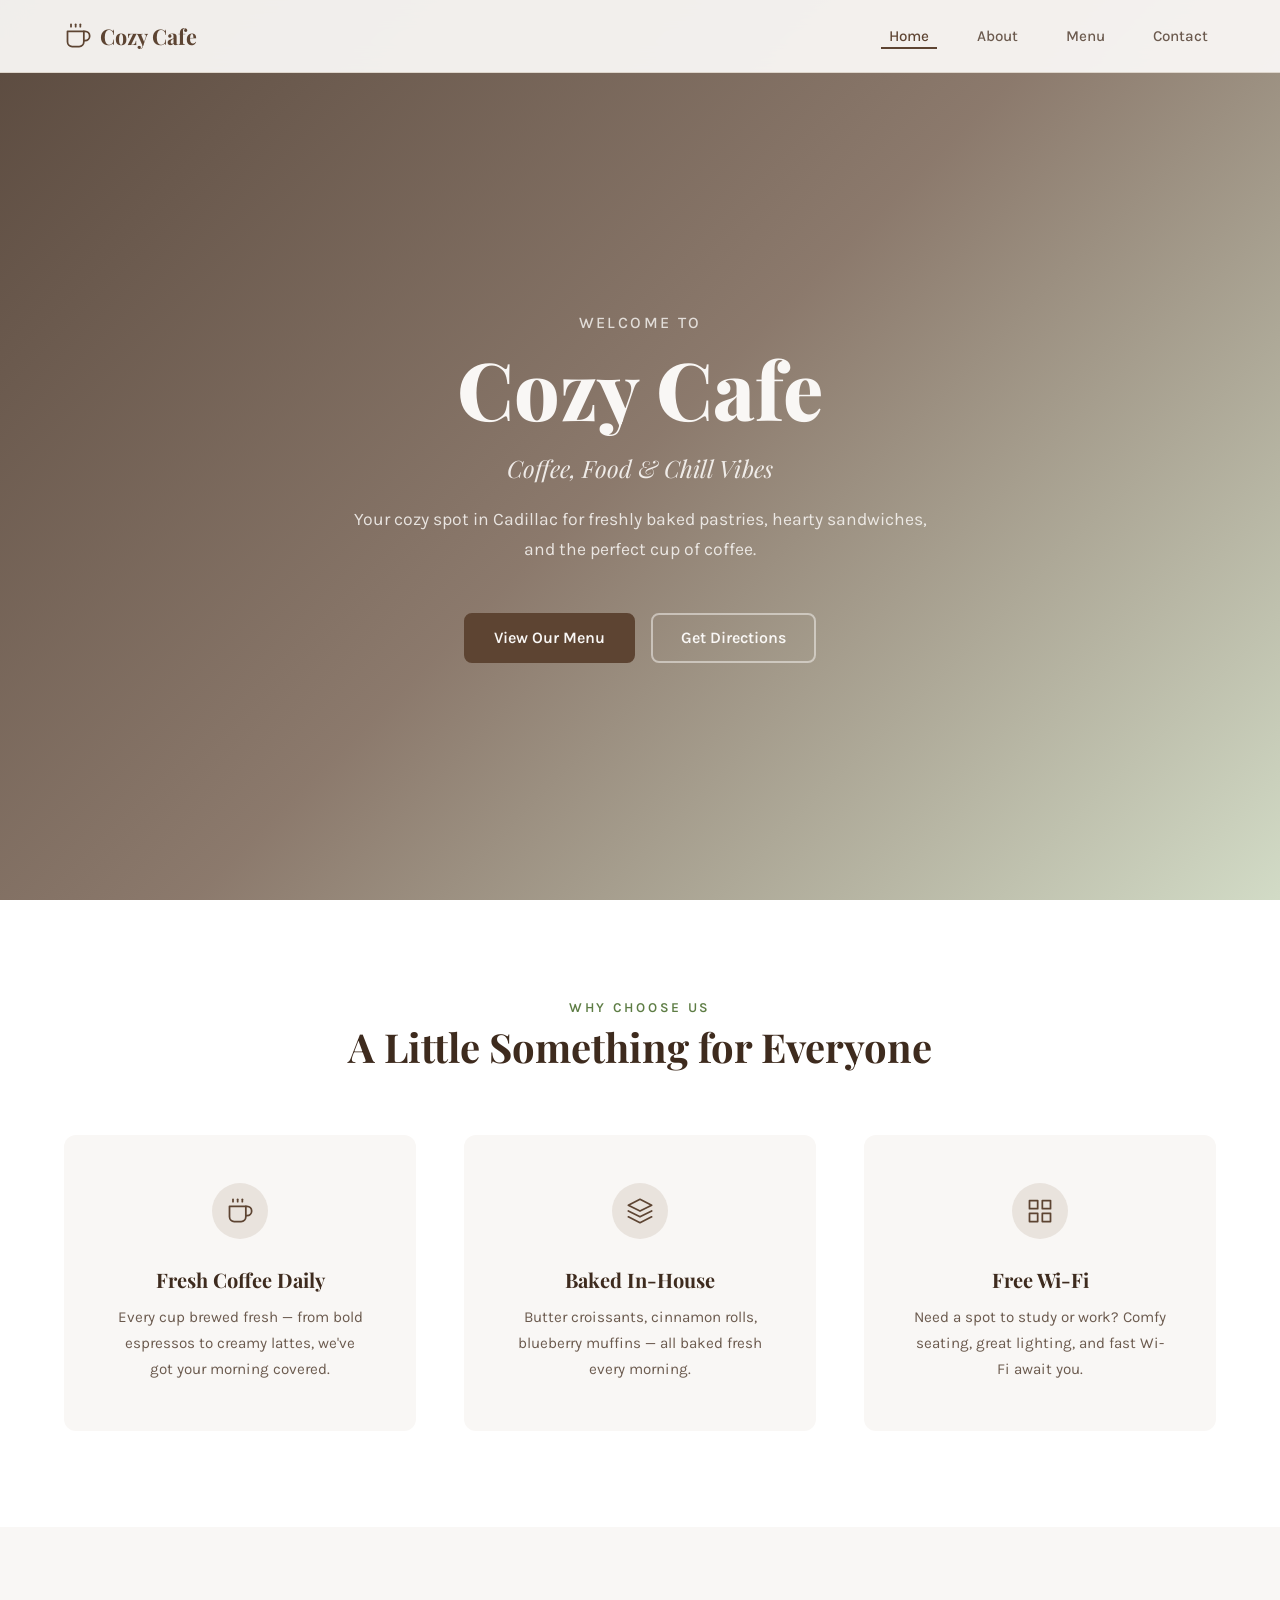
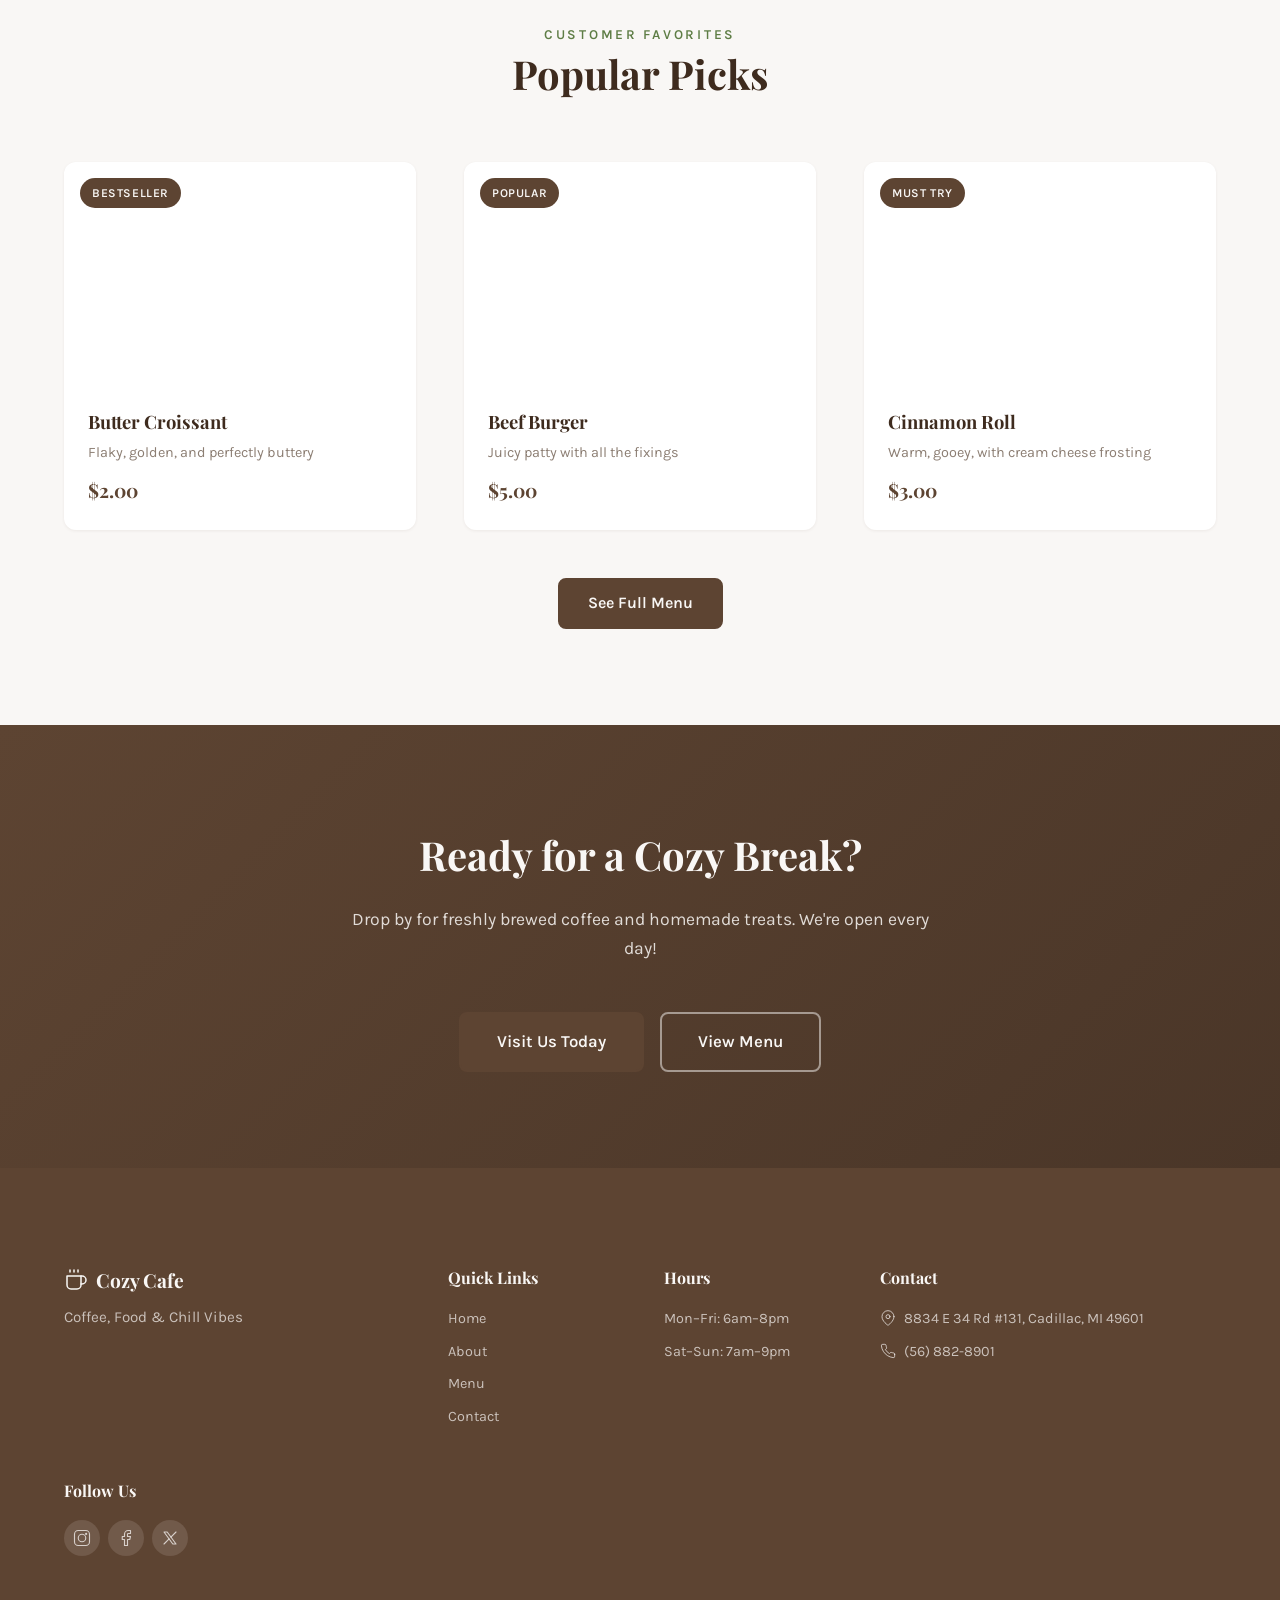
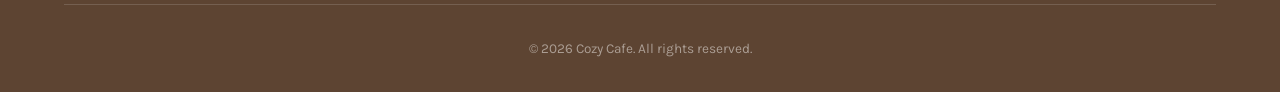
<file: index.html>
<!doctype html>
<html lang="en">
  <head>
    <meta charset="UTF-8" />
    <meta name="viewport" content="width=device-width, initial-scale=1.0" />
    <title>Cozy Cafe — Coffee, Food & Chill Vibes | Cadillac, MI</title>
    <meta
      name="description"
      content="Cozy Cafe in Cadillac, MI — your spot for coffee, pastries, sandwiches and chill vibes. Students, professionals, and locals welcome."
    />
    <link rel="preconnect" href="https://fonts.googleapis.com" />
    <link rel="preconnect" href="https://fonts.gstatic.com" crossorigin />
    <link
      href="https://fonts.googleapis.com/css2?family=Karla:wght@300;400;500;600;700&family=Playfair+Display:wght@400;500;600;700;800&display=swap"
      rel="stylesheet"
    />
    <link rel="icon" type="image/svg+xml" href="favicon.svg" />
    <link rel="stylesheet" href="style.css?v=20260506" />
  </head>
  <body>
    <!-- Navigation -->
    <nav class="navbar" id="navbar">
      <div class="nav-container">
        <a href="index.html" class="nav-logo" aria-label="Cozy Cafe Home">
          <svg
            class="logo-icon"
            viewBox="0 0 24 24"
            fill="none"
            stroke="currentColor"
            stroke-width="1.5"
            stroke-linecap="round"
            stroke-linejoin="round"
          >
            <path d="M17 8h1a4 4 0 1 1 0 8h-1" />
            <path d="M3 8h14v9a4 4 0 0 1-4 4H7a4 4 0 0 1-4-4V8z" />
            <line x1="6" y1="2" x2="6" y2="4" />
            <line x1="10" y1="2" x2="10" y2="4" />
            <line x1="14" y1="2" x2="14" y2="4" />
          </svg>
          Cozy Cafe
        </a>
        <button
          class="nav-toggle"
          id="navToggle"
          aria-label="Toggle navigation menu"
          aria-expanded="false"
        >
          <span class="hamburger"></span>
        </button>
        <ul class="nav-links" id="navLinks">
          <li><a href="index.html" class="active">Home</a></li>
          <li><a href="about.html">About</a></li>
          <li><a href="menu.html">Menu</a></li>
          <li><a href="contact.html">Contact</a></li>
        </ul>
      </div>
    </nav>

    <!-- Hero Section -->
    <header class="hero">
      <div class="hero-overlay"></div>
      <div class="hero-content">
        <p class="hero-subtitle">Welcome to</p>
        <h1 class="hero-title">Cozy Cafe</h1>
        <p class="hero-tagline">Coffee, Food &amp; Chill Vibes</p>
        <p class="hero-description">
          Your cozy spot in Cadillac for freshly baked pastries, hearty
          sandwiches, and the perfect cup of coffee.
        </p>
        <div class="hero-actions">
          <a href="menu.html" class="btn btn-primary">View Our Menu</a>
          <a href="contact.html" class="btn btn-outline">Get Directions</a>
        </div>
      </div>
    </header>

    <!-- Features Section -->
    <section class="features" id="features">
      <div class="container">
        <div class="section-header">
          <p class="section-subtitle">Why Choose Us</p>
          <h2 class="section-title">A Little Something for Everyone</h2>
        </div>
        <div class="features-grid">
          <div class="feature-card">
            <div class="feature-icon">
              <svg
                viewBox="0 0 24 24"
                fill="none"
                stroke="currentColor"
                stroke-width="1.5"
                stroke-linecap="round"
                stroke-linejoin="round"
              >
                <path d="M17 8h1a4 4 0 1 1 0 8h-1" />
                <path d="M3 8h14v9a4 4 0 0 1-4 4H7a4 4 0 0 1-4-4V8z" />
                <line x1="6" y1="2" x2="6" y2="4" />
                <line x1="10" y1="2" x2="10" y2="4" />
                <line x1="14" y1="2" x2="14" y2="4" />
              </svg>
            </div>
            <h3 class="feature-title">Fresh Coffee Daily</h3>
            <p class="feature-text">
              Every cup brewed fresh — from bold espressos to creamy lattes,
              we've got your morning covered.
            </p>
          </div>
          <div class="feature-card">
            <div class="feature-icon">
              <svg
                viewBox="0 0 24 24"
                fill="none"
                stroke="currentColor"
                stroke-width="1.5"
                stroke-linecap="round"
                stroke-linejoin="round"
              >
                <path d="M12 2L2 7l10 5 10-5-10-5z" />
                <path d="M2 17l10 5 10-5" />
                <path d="M2 12l10 5 10-5" />
              </svg>
            </div>
            <h3 class="feature-title">Baked In-House</h3>
            <p class="feature-text">
              Butter croissants, cinnamon rolls, blueberry muffins — all baked
              fresh every morning.
            </p>
          </div>
          <div class="feature-card">
            <div class="feature-icon">
              <svg
                viewBox="0 0 24 24"
                fill="none"
                stroke="currentColor"
                stroke-width="1.5"
                stroke-linecap="round"
                stroke-linejoin="round"
              >
                <path d="M3 3h7v7H3z" />
                <path d="M14 3h7v7h-7z" />
                <path d="M3 14h7v7H3z" />
                <path d="M14 14h7v7h-7z" />
              </svg>
            </div>
            <h3 class="feature-title">Free Wi-Fi</h3>
            <p class="feature-text">
              Need a spot to study or work? Comfy seating, great lighting, and
              fast Wi-Fi await you.
            </p>
          </div>
        </div>
      </div>
    </section>

    <!-- Popular Items Section -->
    <section class="popular">
      <div class="container">
        <div class="section-header">
          <p class="section-subtitle">Customer Favorites</p>
          <h2 class="section-title">Popular Picks</h2>
        </div>
        <div class="popular-grid">
          <div class="popular-card">
            <div
              class="popular-image"
              style="
                background-image: url(&quot;https://images.unsplash.com/photo-1504674900247-0877df9cc836?w=400&h=300&fit=crop&quot;);
              "
            >
              <span class="popular-badge">Bestseller</span>
            </div>
            <div class="popular-info">
              <h3>Butter Croissant</h3>
              <p>Flaky, golden, and perfectly buttery</p>
              <span class="popular-price">$2.00</span>
            </div>
          </div>
          <div class="popular-card">
            <div
              class="popular-image"
              style="
                background-image: url(&quot;https://images.unsplash.com/photo-1568901346375-23c9450c58cd?w=400&h=300&fit=crop&quot;);
              "
            >
              <span class="popular-badge">Popular</span>
            </div>
            <div class="popular-info">
              <h3>Beef Burger</h3>
              <p>Juicy patty with all the fixings</p>
              <span class="popular-price">$5.00</span>
            </div>
          </div>
          <div class="popular-card">
            <div
              class="popular-image"
              style="
                background-image: url(&quot;https://images.unsplash.com/photo-1509042239860-f550ce710b93?w=400&h=300&fit=crop&quot;);
              "
            >
              <span class="popular-badge">Must Try</span>
            </div>
            <div class="popular-info">
              <h3>Cinnamon Roll</h3>
              <p>Warm, gooey, with cream cheese frosting</p>
              <span class="popular-price">$3.00</span>
            </div>
          </div>
        </div>
        <div class="text-center mt-lg">
          <a href="menu.html" class="btn btn-primary">See Full Menu</a>
        </div>
      </div>
    </section>

    <!-- CTA Section -->
    <section class="cta-section">
      <div class="container">
        <div class="cta-content">
          <h2 class="cta-title">Ready for a Cozy Break?</h2>
          <p class="cta-text">
            Drop by for freshly brewed coffee and homemade treats. We're open
            every day!
          </p>
          <div class="cta-actions">
            <a href="contact.html" class="btn btn-primary btn-lg"
              >Visit Us Today</a
            >
            <a href="menu.html" class="btn btn-outline-light btn-lg"
              >View Menu</a
            >
          </div>
        </div>
      </div>
    </section>

    <!-- Footer -->
    <footer class="footer">
      <div class="container">
        <div class="footer-grid">
          <div class="footer-brand">
            <div class="footer-logo">
              <svg
                class="logo-icon"
                viewBox="0 0 24 24"
                fill="none"
                stroke="currentColor"
                stroke-width="1.5"
                stroke-linecap="round"
                stroke-linejoin="round"
              >
                <path d="M17 8h1a4 4 0 1 1 0 8h-1" />
                <path d="M3 8h14v9a4 4 0 0 1-4 4H7a4 4 0 0 1-4-4V8z" />
                <line x1="6" y1="2" x2="6" y2="4" />
                <line x1="10" y1="2" x2="10" y2="4" />
                <line x1="14" y1="2" x2="14" y2="4" />
              </svg>
              Cozy Cafe
            </div>
            <p class="footer-tagline">Coffee, Food &amp; Chill Vibes</p>
          </div>
          <div class="footer-links-group">
            <h4 class="footer-heading">Quick Links</h4>
            <ul class="footer-links">
              <li><a href="index.html">Home</a></li>
              <li><a href="about.html">About</a></li>
              <li><a href="menu.html">Menu</a></li>
              <li><a href="contact.html">Contact</a></li>
            </ul>
          </div>
          <div class="footer-links-group">
            <h4 class="footer-heading">Hours</h4>
            <ul class="footer-links">
              <li>Mon–Fri: 6am–8pm</li>
              <li>Sat–Sun: 7am–9pm</li>
            </ul>
          </div>
          <div class="footer-links-group">
            <h4 class="footer-heading">Contact</h4>
            <ul class="footer-links">
              <li>
                <svg
                  class="footer-icon"
                  viewBox="0 0 24 24"
                  fill="none"
                  stroke="currentColor"
                  stroke-width="1.5"
                  stroke-linecap="round"
                  stroke-linejoin="round"
                >
                  <path d="M21 10c0 7-9 13-9 13s-9-6-9-13a9 9 0 0 1 18 0z" />
                  <circle cx="12" cy="10" r="3" />
                </svg>
                8834 E 34 Rd #131, Cadillac, MI 49601
              </li>
              <li>
                <svg
                  class="footer-icon"
                  viewBox="0 0 24 24"
                  fill="none"
                  stroke="currentColor"
                  stroke-width="1.5"
                  stroke-linecap="round"
                  stroke-linejoin="round"
                >
                  <path
                    d="M22 16.92v3a2 2 0 0 1-2.18 2 19.79 19.79 0 0 1-8.63-3.07 19.5 19.5 0 0 1-6-6 19.79 19.79 0 0 1-3.07-8.67A2 2 0 0 1 4.11 2h3a2 2 0 0 1 2 1.72 12.84 12.84 0 0 0 .7 2.81 2 2 0 0 1-.45 2.11L8.09 9.91a16 16 0 0 0 6 6l1.27-1.27a2 2 0 0 1 2.11-.45 12.84 12.84 0 0 0 2.81.7A2 2 0 0 1 22 16.92z"
                  />
                </svg>
                (56) 882-8901
              </li>
            </ul>
          </div>
          <div class="footer-links-group">
            <h4 class="footer-heading">Follow Us</h4>
            <div class="footer-social">
              <a
                href="https://instagram.com/cozycafe"
                class="social-link"
                aria-label="Instagram"
                target="_blank"
                rel="noopener noreferrer"
              >
                <svg
                  width="18"
                  height="18"
                  viewBox="0 0 24 24"
                  fill="none"
                  stroke="currentColor"
                  stroke-width="1.5"
                  stroke-linecap="round"
                  stroke-linejoin="round"
                >
                  <rect x="2" y="2" width="20" height="20" rx="5" />
                  <circle cx="12" cy="12" r="5" />
                  <circle
                    cx="17.5"
                    cy="6.5"
                    r="1.5"
                    fill="currentColor"
                    stroke="none"
                  />
                </svg>
              </a>
              <a
                href="https://facebook.com/cozycafe"
                class="social-link"
                aria-label="Facebook"
                target="_blank"
                rel="noopener noreferrer"
              >
                <svg
                  width="18"
                  height="18"
                  viewBox="0 0 24 24"
                  fill="none"
                  stroke="currentColor"
                  stroke-width="1.5"
                  stroke-linecap="round"
                  stroke-linejoin="round"
                >
                  <path
                    d="M18 2h-3a5 5 0 0 0-5 5v3H7v4h3v8h4v-8h3l1-4h-4V7a1 1 0 0 1 1-1h3z"
                  />
                </svg>
              </a>
              <a
                href="https://twitter.com/cozycafe"
                class="social-link"
                aria-label="Twitter"
                target="_blank"
                rel="noopener noreferrer"
              >
                <svg
                  width="18"
                  height="18"
                  viewBox="0 0 24 24"
                  fill="none"
                  stroke="currentColor"
                  stroke-width="1.5"
                  stroke-linecap="round"
                  stroke-linejoin="round"
                >
                  <path d="M4 4l11.733 16h4.267l-11.733-16z" />
                  <path d="M4 20l6.768-6.768M20 4l-6.768 6.768" />
                </svg>
              </a>
            </div>
          </div>
        </div>
        <div class="footer-bottom">
          <p>&copy; 2026 Cozy Cafe. All rights reserved.</p>
        </div>
      </div>
    </footer>

    <script src="script.js?v=20260506"></script>
  </body>
</html>
</file>
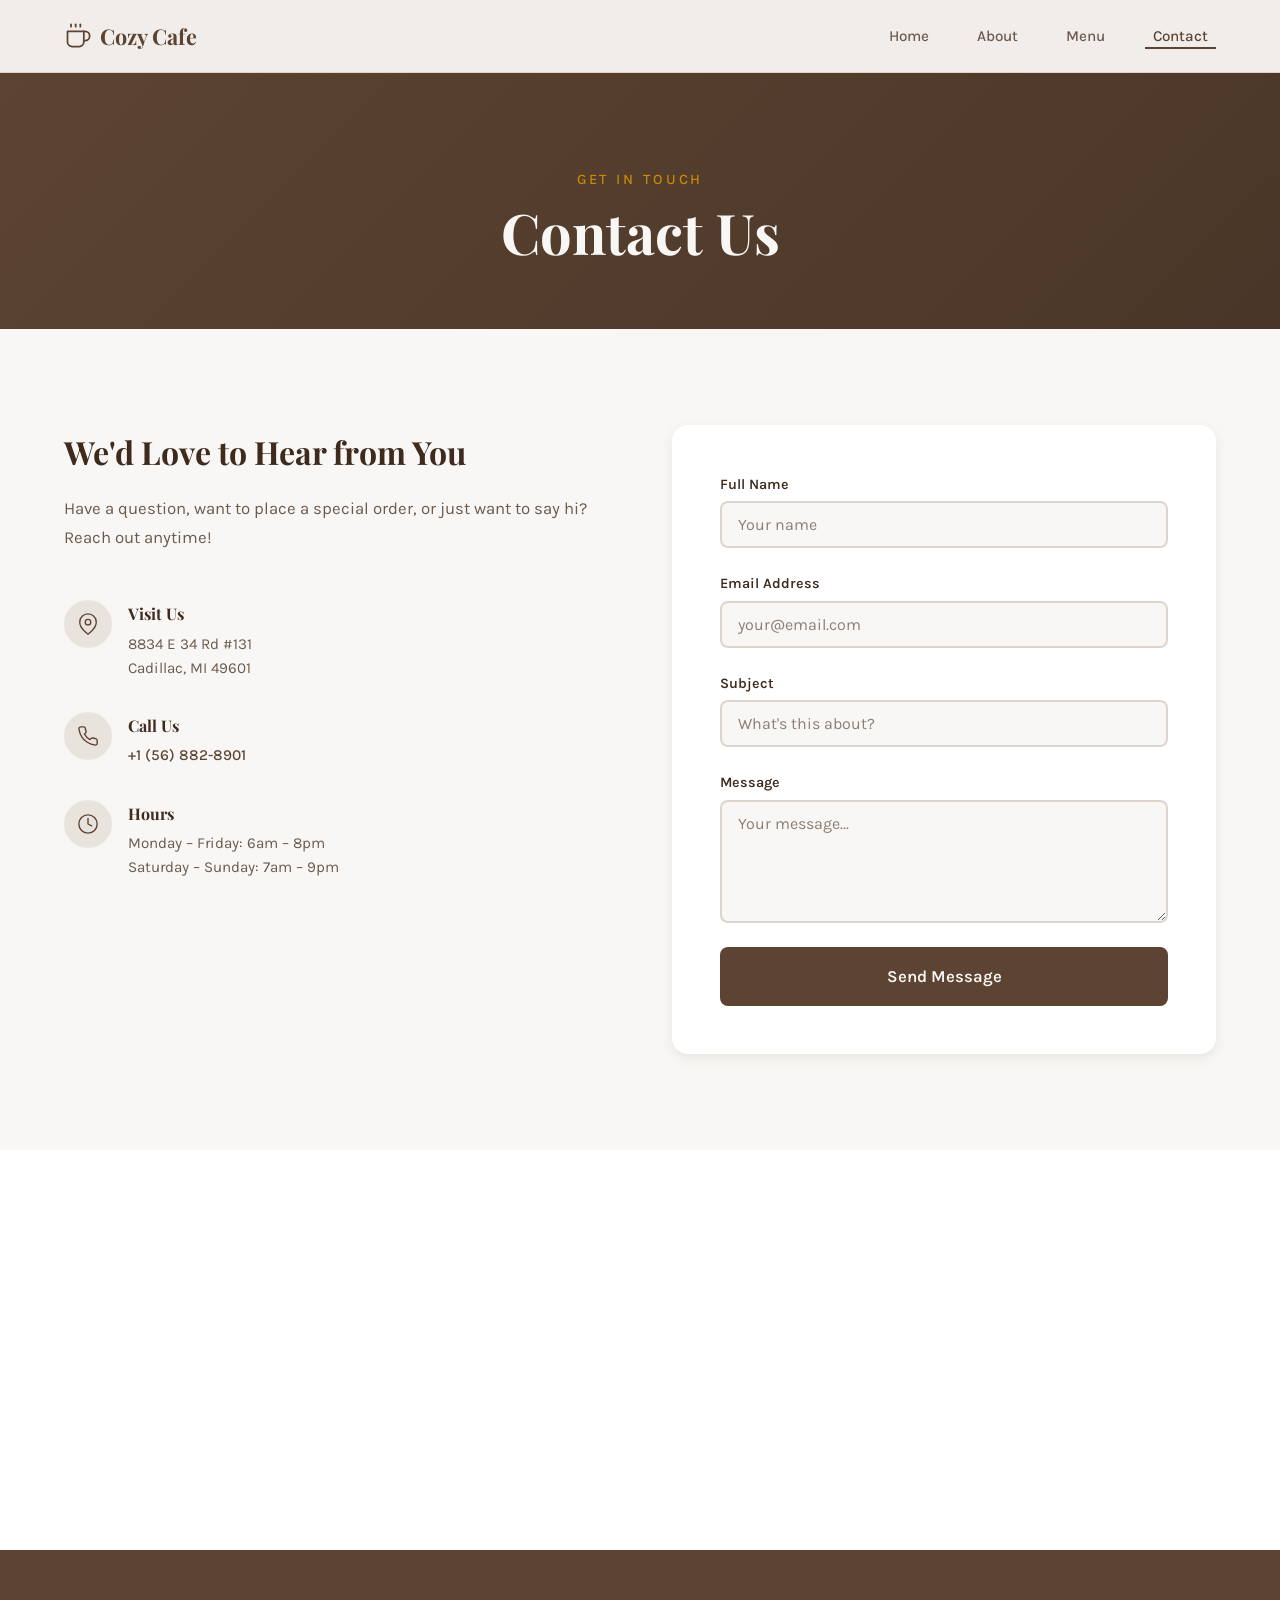
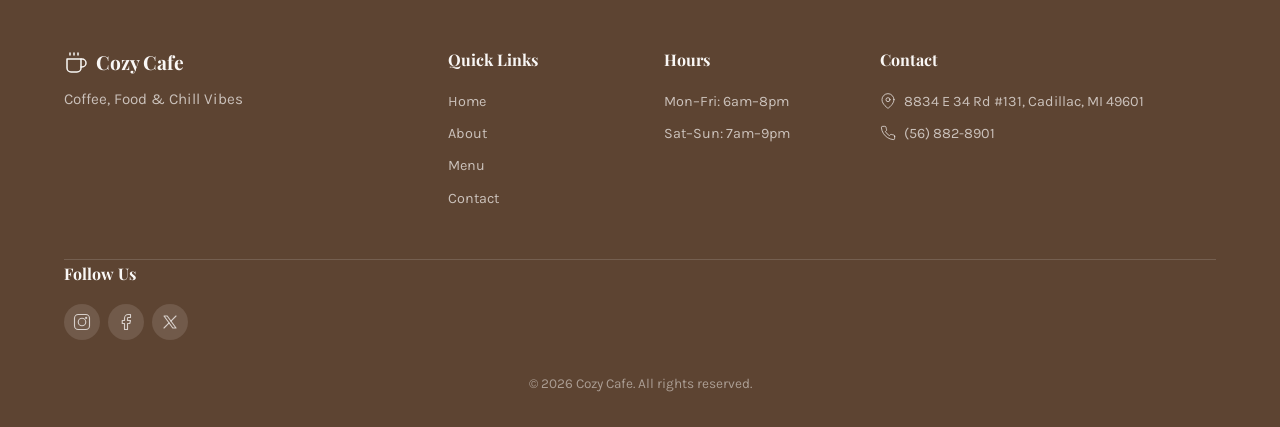
<file: contact.html>
<!doctype html>
<html lang="en">
  <head>
    <meta charset="UTF-8" />
    <meta name="viewport" content="width=device-width, initial-scale=1.0" />
    <title>Contact — Cozy Cafe | Cadillac, MI</title>
    <meta
      name="description"
      content="Contact Cozy Cafe in Cadillac, MI — visit us, call us, or send a message. Located at 8834 E 34 Rd #131."
    />
    <link rel="preconnect" href="https://fonts.googleapis.com" />
    <link rel="preconnect" href="https://fonts.gstatic.com" crossorigin />
    <link
      href="https://fonts.googleapis.com/css2?family=Karla:wght@300;400;500;600;700&family=Playfair+Display:wght@400;500;600;700;800&display=swap"
      rel="stylesheet"
    />
    <link rel="icon" type="image/svg+xml" href="favicon.svg" />
    <link rel="stylesheet" href="style.css?v=20260506" />
  </head>
  <body>
    <!-- Navigation -->
    <nav class="navbar" id="navbar">
      <div class="nav-container">
        <a href="index.html" class="nav-logo" aria-label="Cozy Cafe Home">
          <svg
            class="logo-icon"
            viewBox="0 0 24 24"
            fill="none"
            stroke="currentColor"
            stroke-width="1.5"
            stroke-linecap="round"
            stroke-linejoin="round"
          >
            <path d="M17 8h1a4 4 0 1 1 0 8h-1" />
            <path d="M3 8h14v9a4 4 0 0 1-4 4H7a4 4 0 0 1-4-4V8z" />
            <line x1="6" y1="2" x2="6" y2="4" />
            <line x1="10" y1="2" x2="10" y2="4" />
            <line x1="14" y1="2" x2="14" y2="4" />
          </svg>
          Cozy Cafe
        </a>
        <button
          class="nav-toggle"
          id="navToggle"
          aria-label="Toggle navigation menu"
          aria-expanded="false"
        >
          <span class="hamburger"></span>
        </button>
        <ul class="nav-links" id="navLinks">
          <li><a href="index.html">Home</a></li>
          <li><a href="about.html">About</a></li>
          <li><a href="menu.html">Menu</a></li>
          <li><a href="contact.html" class="active">Contact</a></li>
        </ul>
      </div>
    </nav>

    <!-- Page Header -->
    <header class="page-header contact-header">
      <div class="container">
        <p class="page-subtitle">Get In Touch</p>
        <h1 class="page-title">Contact Us</h1>
      </div>
    </header>

    <!-- Contact Section -->
    <section class="contact-section">
      <div class="container">
        <div class="contact-grid">
          <!-- Contact Info -->
          <div class="contact-info">
            <h2>We'd Love to Hear from You</h2>
            <p class="contact-intro">
              Have a question, want to place a special order, or just want to
              say hi? Reach out anytime!
            </p>

            <div class="contact-details">
              <div class="contact-detail-item">
                <div class="contact-detail-icon">
                  <svg
                    viewBox="0 0 24 24"
                    fill="none"
                    stroke="currentColor"
                    stroke-width="1.5"
                    stroke-linecap="round"
                    stroke-linejoin="round"
                  >
                    <path d="M21 10c0 7-9 13-9 13s-9-6-9-13a9 9 0 0 1 18 0z" />
                    <circle cx="12" cy="10" r="3" />
                  </svg>
                </div>
                <div>
                  <h3>Visit Us</h3>
                  <p>8834 E 34 Rd #131<br />Cadillac, MI 49601</p>
                </div>
              </div>
              <div class="contact-detail-item">
                <div class="contact-detail-icon">
                  <svg
                    viewBox="0 0 24 24"
                    fill="none"
                    stroke="currentColor"
                    stroke-width="1.5"
                    stroke-linecap="round"
                    stroke-linejoin="round"
                  >
                    <path
                      d="M22 16.92v3a2 2 0 0 1-2.18 2 19.79 19.79 0 0 1-8.63-3.07 19.5 19.5 0 0 1-6-6 19.79 19.79 0 0 1-3.07-8.67A2 2 0 0 1 4.11 2h3a2 2 0 0 1 2 1.72 12.84 12.84 0 0 0 .7 2.81 2 2 0 0 1-.45 2.11L8.09 9.91a16 16 0 0 0 6 6l1.27-1.27a2 2 0 0 1 2.11-.45 12.84 12.84 0 0 0 2.81.7A2 2 0 0 1 22 16.92z"
                    />
                  </svg>
                </div>
                <div>
                  <h3>Call Us</h3>
                  <p><a href="tel:+15618828901">+1 (56) 882-8901</a></p>
                </div>
              </div>
              <div class="contact-detail-item">
                <div class="contact-detail-icon">
                  <svg
                    viewBox="0 0 24 24"
                    fill="none"
                    stroke="currentColor"
                    stroke-width="1.5"
                    stroke-linecap="round"
                    stroke-linejoin="round"
                  >
                    <circle cx="12" cy="12" r="10" />
                    <polyline points="12 6 12 12 16 14" />
                  </svg>
                </div>
                <div>
                  <h3>Hours</h3>
                  <p>
                    Monday – Friday: 6am – 8pm<br />Saturday – Sunday: 7am – 9pm
                  </p>
                </div>
              </div>
            </div>
          </div>

          <!-- Contact Form -->
          <div class="contact-form-wrapper">
            <form class="contact-form" id="contactForm" novalidate>
              <div class="form-group">
                <label for="name">Full Name</label>
                <input
                  type="text"
                  id="name"
                  name="name"
                  placeholder="Your name"
                  required
                  autocomplete="name"
                />
                <span class="form-error" id="nameError"
                  >Please enter your name</span
                >
              </div>
              <div class="form-group">
                <label for="email">Email Address</label>
                <input
                  type="email"
                  id="email"
                  name="email"
                  placeholder="your@email.com"
                  required
                  autocomplete="email"
                />
                <span class="form-error" id="emailError"
                  >Please enter a valid email</span
                >
              </div>
              <div class="form-group">
                <label for="subject">Subject</label>
                <input
                  type="text"
                  id="subject"
                  name="subject"
                  placeholder="What's this about?"
                  required
                />
                <span class="form-error" id="subjectError"
                  >Please enter a subject</span
                >
              </div>
              <div class="form-group">
                <label for="message">Message</label>
                <textarea
                  id="message"
                  name="message"
                  rows="5"
                  placeholder="Your message..."
                  required
                ></textarea>
                <span class="form-error" id="messageError"
                  >Please enter your message</span
                >
              </div>
              <button type="submit" class="btn btn-primary btn-lg btn-full">
                Send Message
              </button>
              <div class="form-success" id="formSuccess">
                <svg
                  viewBox="0 0 24 24"
                  fill="none"
                  stroke="currentColor"
                  stroke-width="2"
                  stroke-linecap="round"
                  stroke-linejoin="round"
                  width="24"
                  height="24"
                >
                  <path d="M22 11.08V12a10 10 0 1 1-5.93-9.14" />
                  <polyline points="22 4 12 14.01 9 11.01" />
                </svg>
                <p>Thank you! Your message has been sent.</p>
              </div>
            </form>
          </div>
        </div>
      </div>
    </section>

    <!-- Map Section -->
    <section class="map-section">
      <div class="map-container">
        <iframe
          src="https://www.google.com/maps/embed?pb=!1m18!1m12!1m3!1d2822.5!2d-85.4!3d44.25!2m3!1f0!2f0!3f0!3m2!1i1024!2i768!4f13.1!3m3!1m2!1s0x0%3A0x0!2sCadillac%2C%20MI!5e0!3m2!1sen!2sus!4v1700000000000"
          width="100%"
          height="400"
          style="border: 0"
          allowfullscreen=""
          loading="lazy"
          referrerpolicy="no-referrer-when-downgrade"
          title="Cozy Cafe location on Google Maps"
        >
        </iframe>
      </div>
    </section>

    <!-- Footer -->
    <footer class="footer">
      <div class="container">
        <div class="footer-grid">
          <div class="footer-brand">
            <div class="footer-logo">
              <svg
                class="logo-icon"
                viewBox="0 0 24 24"
                fill="none"
                stroke="currentColor"
                stroke-width="1.5"
                stroke-linecap="round"
                stroke-linejoin="round"
              >
                <path d="M17 8h1a4 4 0 1 1 0 8h-1" />
                <path d="M3 8h14v9a4 4 0 0 1-4 4H7a4 4 0 0 1-4-4V8z" />
                <line x1="6" y1="2" x2="6" y2="4" />
                <line x1="10" y1="2" x2="10" y2="4" />
                <line x1="14" y1="2" x2="14" y2="4" />
              </svg>
              Cozy Cafe
            </div>
            <p class="footer-tagline">Coffee, Food &amp; Chill Vibes</p>
          </div>
          <div class="footer-links-group">
            <h4 class="footer-heading">Quick Links</h4>
            <ul class="footer-links">
              <li><a href="index.html">Home</a></li>
              <li><a href="about.html">About</a></li>
              <li><a href="menu.html">Menu</a></li>
              <li><a href="contact.html">Contact</a></li>
            </ul>
          </div>
          <div class="footer-links-group">
            <h4 class="footer-heading">Hours</h4>
            <ul class="footer-links">
              <li>Mon–Fri: 6am–8pm</li>
              <li>Sat–Sun: 7am–9pm</li>
            </ul>
          </div>
          <div class="footer-links-group">
            <h4 class="footer-heading">Contact</h4>
            <ul class="footer-links">
              <li>
                <svg
                  class="footer-icon"
                  viewBox="0 0 24 24"
                  fill="none"
                  stroke="currentColor"
                  stroke-width="1.5"
                  stroke-linecap="round"
                  stroke-linejoin="round"
                >
                  <path d="M21 10c0 7-9 13-9 13s-9-6-9-13a9 9 0 0 1 18 0z" />
                  <circle cx="12" cy="10" r="3" />
                </svg>
                8834 E 34 Rd #131, Cadillac, MI 49601
              </li>
              <li>
                <svg
                  class="footer-icon"
                  viewBox="0 0 24 24"
                  fill="none"
                  stroke="currentColor"
                  stroke-width="1.5"
                  stroke-linecap="round"
                  stroke-linejoin="round"
                >
                  <path
                    d="M22 16.92v3a2 2 0 0 1-2.18 2 19.79 19.79 0 0 1-8.63-3.07 19.5 19.5 0 0 1-6-6 19.79 19.79 0 0 1-3.07-8.67A2 2 0 0 1 4.11 2h3a2 2 0 0 1 2 1.72 12.84 12.84 0 0 0 .7 2.81 2 2 0 0 1-.45 2.11L8.09 9.91a16 16 0 0 0 6 6l1.27-1.27a2 2 0 0 1 2.11-.45 12.84 12.84 0 0 0 2.81.7A2 2 0 0 1 22 16.92z"
                  />
                </svg>
                (56) 882-8901
              </li>
            </ul>
          </div>
        </div>
        <div class="footer-links-group">
          <h4 class="footer-heading">Follow Us</h4>
          <div class="footer-social">
            <a
              href="https://instagram.com/cozycafe"
              class="social-link"
              aria-label="Instagram"
              target="_blank"
              rel="noopener noreferrer"
            >
              <svg
                width="18"
                height="18"
                viewBox="0 0 24 24"
                fill="none"
                stroke="currentColor"
                stroke-width="1.5"
                stroke-linecap="round"
                stroke-linejoin="round"
              >
                <rect x="2" y="2" width="20" height="20" rx="5" />
                <circle cx="12" cy="12" r="5" />
                <circle
                  cx="17.5"
                  cy="6.5"
                  r="1.5"
                  fill="currentColor"
                  stroke="none"
                />
              </svg>
            </a>
            <a
              href="https://facebook.com/cozycafe"
              class="social-link"
              aria-label="Facebook"
              target="_blank"
              rel="noopener noreferrer"
            >
              <svg
                width="18"
                height="18"
                viewBox="0 0 24 24"
                fill="none"
                stroke="currentColor"
                stroke-width="1.5"
                stroke-linecap="round"
                stroke-linejoin="round"
              >
                <path
                  d="M18 2h-3a5 5 0 0 0-5 5v3H7v4h3v8h4v-8h3l1-4h-4V7a1 1 0 0 1 1-1h3z"
                />
              </svg>
            </a>
            <a
              href="https://twitter.com/cozycafe"
              class="social-link"
              aria-label="Twitter"
              target="_blank"
              rel="noopener noreferrer"
            >
              <svg
                width="18"
                height="18"
                viewBox="0 0 24 24"
                fill="none"
                stroke="currentColor"
                stroke-width="1.5"
                stroke-linecap="round"
                stroke-linejoin="round"
              >
                <path d="M4 4l11.733 16h4.267l-11.733-16z" />
                <path d="M4 20l6.768-6.768M20 4l-6.768 6.768" />
              </svg>
            </a>
          </div>
        </div>
        <div class="footer-bottom">
          <p>&copy; 2026 Cozy Cafe. All rights reserved.</p>
        </div>
      </div>
    </footer>

    <script src="script.js?v=20260506"></script>
  </body>
</html>
</file>
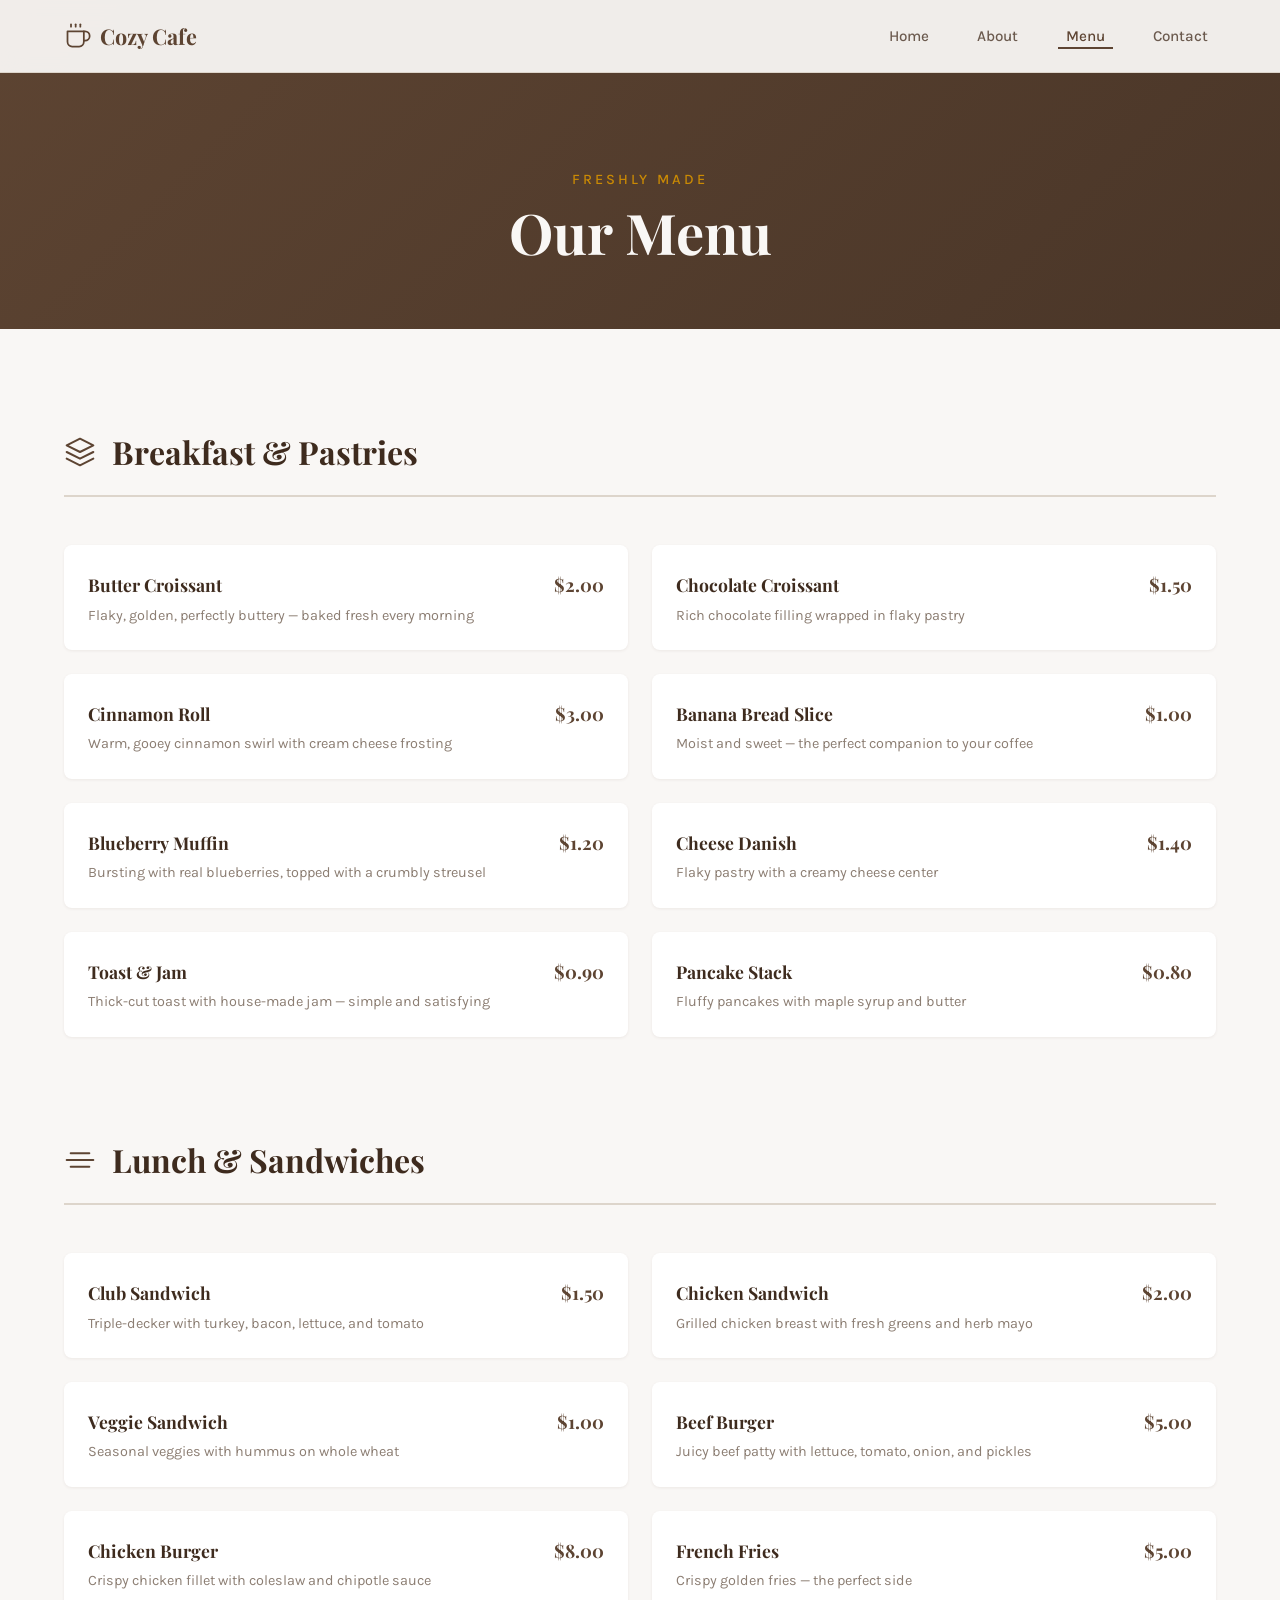
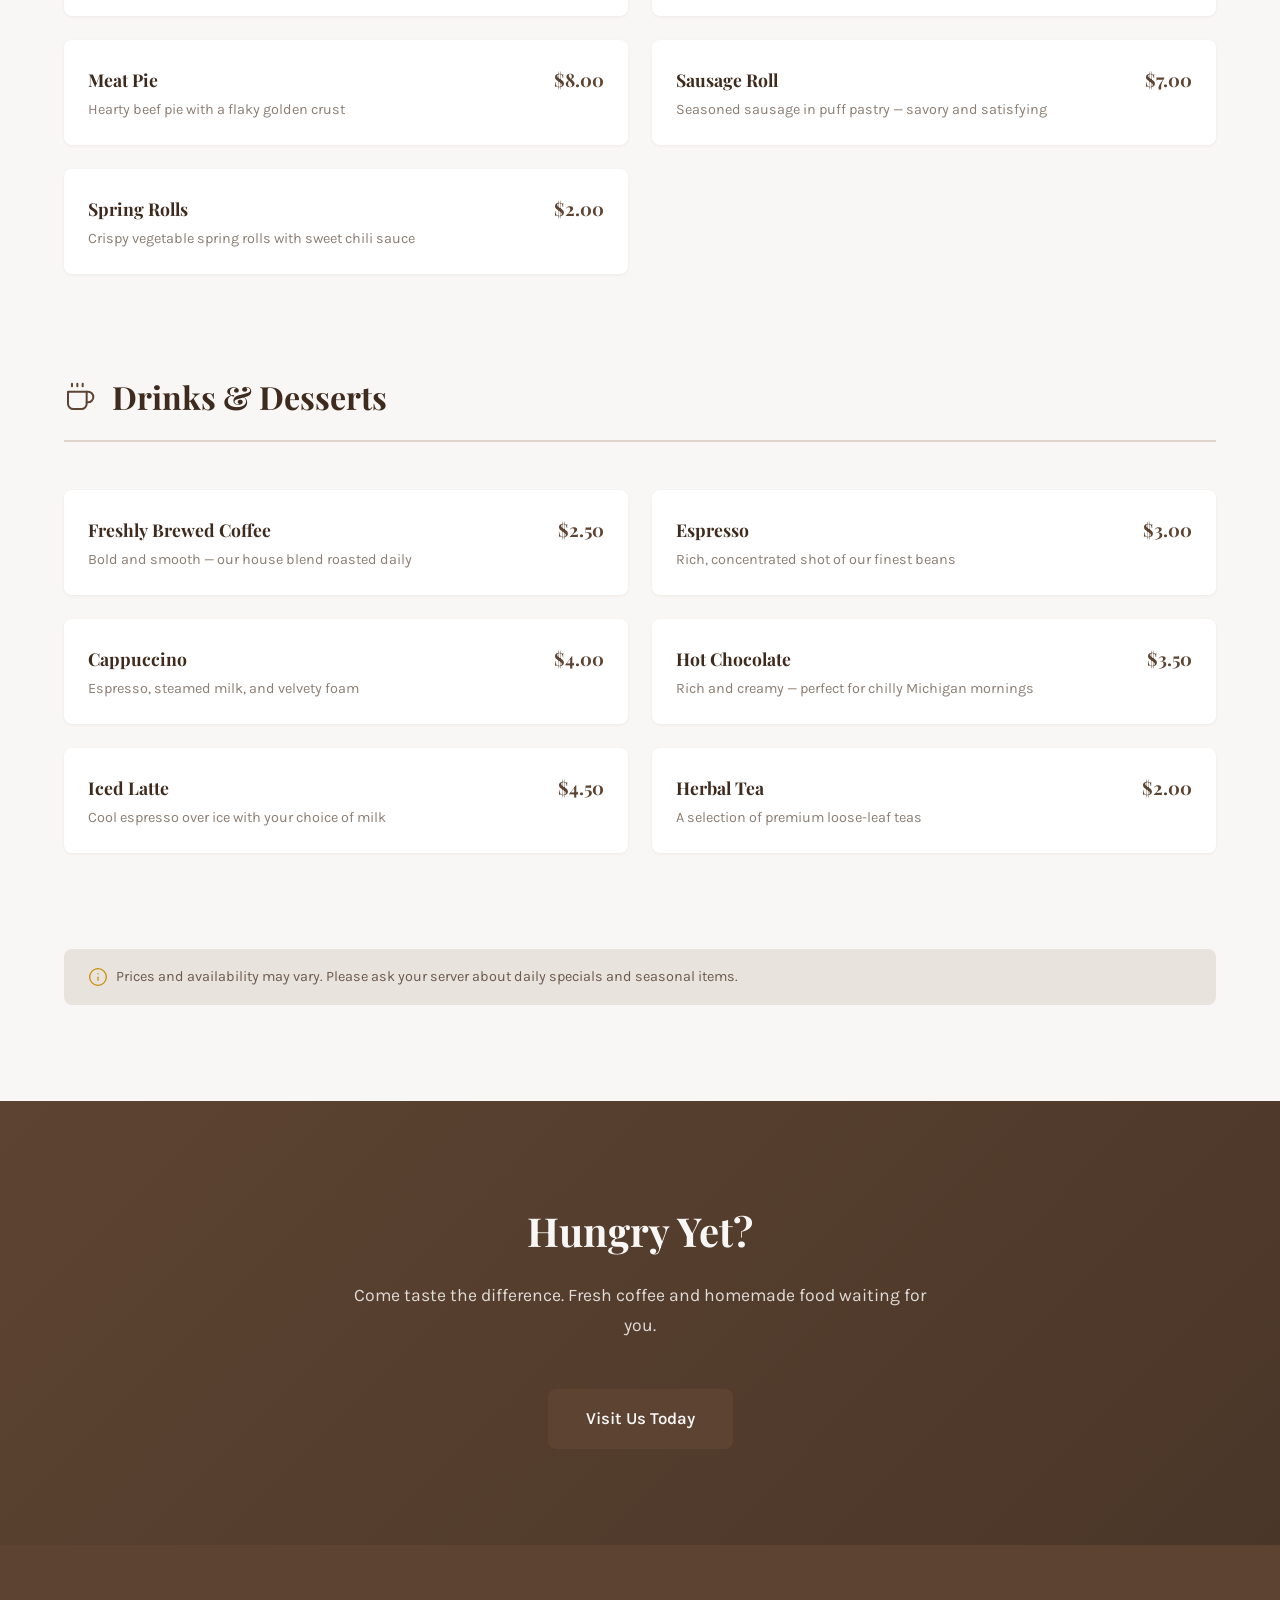
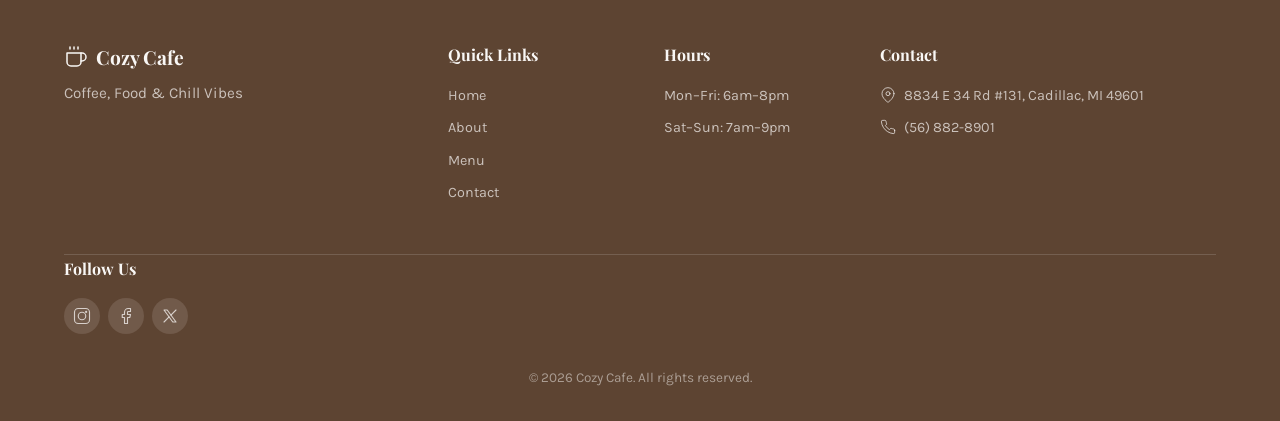
<file: menu.html>
<!doctype html>
<html lang="en">
  <head>
    <meta charset="UTF-8" />
    <meta name="viewport" content="width=device-width, initial-scale=1.0" />
    <title>Menu — Cozy Cafe | Cadillac, MI</title>
    <meta
      name="description"
      content="Cozy Cafe menu — freshly baked pastries, hearty sandwiches, burgers, and more in Cadillac, MI."
    />
    <link rel="preconnect" href="https://fonts.googleapis.com" />
    <link rel="preconnect" href="https://fonts.gstatic.com" crossorigin />
    <link
      href="https://fonts.googleapis.com/css2?family=Karla:wght@300;400;500;600;700&family=Playfair+Display:wght@400;500;600;700;800&display=swap"
      rel="stylesheet"
    />
    <link rel="icon" type="image/svg+xml" href="favicon.svg" />
    <link rel="stylesheet" href="style.css?v=20260506" />
  </head>
  <body>
    <!-- Navigation -->
    <nav class="navbar" id="navbar">
      <div class="nav-container">
        <a href="index.html" class="nav-logo" aria-label="Cozy Cafe Home">
          <svg
            class="logo-icon"
            viewBox="0 0 24 24"
            fill="none"
            stroke="currentColor"
            stroke-width="1.5"
            stroke-linecap="round"
            stroke-linejoin="round"
          >
            <path d="M17 8h1a4 4 0 1 1 0 8h-1" />
            <path d="M3 8h14v9a4 4 0 0 1-4 4H7a4 4 0 0 1-4-4V8z" />
            <line x1="6" y1="2" x2="6" y2="4" />
            <line x1="10" y1="2" x2="10" y2="4" />
            <line x1="14" y1="2" x2="14" y2="4" />
          </svg>
          Cozy Cafe
        </a>
        <button
          class="nav-toggle"
          id="navToggle"
          aria-label="Toggle navigation menu"
          aria-expanded="false"
        >
          <span class="hamburger"></span>
        </button>
        <ul class="nav-links" id="navLinks">
          <li><a href="index.html">Home</a></li>
          <li><a href="about.html">About</a></li>
          <li><a href="menu.html" class="active">Menu</a></li>
          <li><a href="contact.html">Contact</a></li>
        </ul>
      </div>
    </nav>

    <!-- Page Header -->
    <header class="page-header menu-header">
      <div class="container">
        <p class="page-subtitle">Freshly Made</p>
        <h1 class="page-title">Our Menu</h1>
      </div>
    </header>

    <!-- Menu Section -->
    <section class="menu-section">
      <div class="container">
        <!-- Breakfast & Pastries -->
        <div class="menu-category">
          <div class="menu-category-header">
            <svg
              class="menu-category-icon"
              viewBox="0 0 24 24"
              fill="none"
              stroke="currentColor"
              stroke-width="1.5"
              stroke-linecap="round"
              stroke-linejoin="round"
            >
              <path d="M12 2L2 7l10 5 10-5-10-5z" />
              <path d="M2 17l10 5 10-5" />
              <path d="M2 12l10 5 10-5" />
            </svg>
            <h2 class="menu-category-title">Breakfast &amp; Pastries</h2>
          </div>
          <div class="menu-grid">
            <div class="menu-item">
              <div class="menu-item-header">
                <h3>Butter Croissant</h3>
                <span class="menu-price">$2.00</span>
              </div>
              <p>
                Flaky, golden, perfectly buttery — baked fresh every morning
              </p>
            </div>
            <div class="menu-item">
              <div class="menu-item-header">
                <h3>Chocolate Croissant</h3>
                <span class="menu-price">$1.50</span>
              </div>
              <p>Rich chocolate filling wrapped in flaky pastry</p>
            </div>
            <div class="menu-item">
              <div class="menu-item-header">
                <h3>Cinnamon Roll</h3>
                <span class="menu-price">$3.00</span>
              </div>
              <p>Warm, gooey cinnamon swirl with cream cheese frosting</p>
            </div>
            <div class="menu-item">
              <div class="menu-item-header">
                <h3>Banana Bread Slice</h3>
                <span class="menu-price">$1.00</span>
              </div>
              <p>Moist and sweet — the perfect companion to your coffee</p>
            </div>
            <div class="menu-item">
              <div class="menu-item-header">
                <h3>Blueberry Muffin</h3>
                <span class="menu-price">$1.20</span>
              </div>
              <p>
                Bursting with real blueberries, topped with a crumbly streusel
              </p>
            </div>
            <div class="menu-item">
              <div class="menu-item-header">
                <h3>Cheese Danish</h3>
                <span class="menu-price">$1.40</span>
              </div>
              <p>Flaky pastry with a creamy cheese center</p>
            </div>
            <div class="menu-item">
              <div class="menu-item-header">
                <h3>Toast &amp; Jam</h3>
                <span class="menu-price">$0.90</span>
              </div>
              <p>Thick-cut toast with house-made jam — simple and satisfying</p>
            </div>
            <div class="menu-item">
              <div class="menu-item-header">
                <h3>Pancake Stack</h3>
                <span class="menu-price">$0.80</span>
              </div>
              <p>Fluffy pancakes with maple syrup and butter</p>
            </div>
          </div>
        </div>

        <!-- Lunch & Sandwiches -->
        <div class="menu-category">
          <div class="menu-category-header">
            <svg
              class="menu-category-icon"
              viewBox="0 0 24 24"
              fill="none"
              stroke="currentColor"
              stroke-width="1.5"
              stroke-linecap="round"
              stroke-linejoin="round"
            >
              <path d="M2 12h20" />
              <path d="M5 17h14" />
              <path d="M5 7h14" />
            </svg>
            <h2 class="menu-category-title">Lunch &amp; Sandwiches</h2>
          </div>
          <div class="menu-grid">
            <div class="menu-item">
              <div class="menu-item-header">
                <h3>Club Sandwich</h3>
                <span class="menu-price">$1.50</span>
              </div>
              <p>Triple-decker with turkey, bacon, lettuce, and tomato</p>
            </div>
            <div class="menu-item">
              <div class="menu-item-header">
                <h3>Chicken Sandwich</h3>
                <span class="menu-price">$2.00</span>
              </div>
              <p>Grilled chicken breast with fresh greens and herb mayo</p>
            </div>
            <div class="menu-item">
              <div class="menu-item-header">
                <h3>Veggie Sandwich</h3>
                <span class="menu-price">$1.00</span>
              </div>
              <p>Seasonal veggies with hummus on whole wheat</p>
            </div>
            <div class="menu-item">
              <div class="menu-item-header">
                <h3>Beef Burger</h3>
                <span class="menu-price">$5.00</span>
              </div>
              <p>Juicy beef patty with lettuce, tomato, onion, and pickles</p>
            </div>
            <div class="menu-item">
              <div class="menu-item-header">
                <h3>Chicken Burger</h3>
                <span class="menu-price">$8.00</span>
              </div>
              <p>Crispy chicken fillet with coleslaw and chipotle sauce</p>
            </div>
            <div class="menu-item">
              <div class="menu-item-header">
                <h3>French Fries</h3>
                <span class="menu-price">$5.00</span>
              </div>
              <p>Crispy golden fries — the perfect side</p>
            </div>
            <div class="menu-item">
              <div class="menu-item-header">
                <h3>Meat Pie</h3>
                <span class="menu-price">$8.00</span>
              </div>
              <p>Hearty beef pie with a flaky golden crust</p>
            </div>
            <div class="menu-item">
              <div class="menu-item-header">
                <h3>Sausage Roll</h3>
                <span class="menu-price">$7.00</span>
              </div>
              <p>Seasoned sausage in puff pastry — savory and satisfying</p>
            </div>
            <div class="menu-item">
              <div class="menu-item-header">
                <h3>Spring Rolls</h3>
                <span class="menu-price">$2.00</span>
              </div>
              <p>Crispy vegetable spring rolls with sweet chili sauce</p>
            </div>
          </div>
        </div>

        <!-- Drinks -->
        <div class="menu-category">
          <div class="menu-category-header">
            <svg
              class="menu-category-icon"
              viewBox="0 0 24 24"
              fill="none"
              stroke="currentColor"
              stroke-width="1.5"
              stroke-linecap="round"
              stroke-linejoin="round"
            >
              <path d="M17 8h1a4 4 0 1 1 0 8h-1" />
              <path d="M3 8h14v9a4 4 0 0 1-4 4H7a4 4 0 0 1-4-4V8z" />
              <line x1="6" y1="2" x2="6" y2="4" />
              <line x1="10" y1="2" x2="10" y2="4" />
              <line x1="14" y1="2" x2="14" y2="4" />
            </svg>
            <h2 class="menu-category-title">Drinks &amp; Desserts</h2>
          </div>
          <div class="menu-grid">
            <div class="menu-item">
              <div class="menu-item-header">
                <h3>Freshly Brewed Coffee</h3>
                <span class="menu-price">$2.50</span>
              </div>
              <p>Bold and smooth — our house blend roasted daily</p>
            </div>
            <div class="menu-item">
              <div class="menu-item-header">
                <h3>Espresso</h3>
                <span class="menu-price">$3.00</span>
              </div>
              <p>Rich, concentrated shot of our finest beans</p>
            </div>
            <div class="menu-item">
              <div class="menu-item-header">
                <h3>Cappuccino</h3>
                <span class="menu-price">$4.00</span>
              </div>
              <p>Espresso, steamed milk, and velvety foam</p>
            </div>
            <div class="menu-item">
              <div class="menu-item-header">
                <h3>Hot Chocolate</h3>
                <span class="menu-price">$3.50</span>
              </div>
              <p>Rich and creamy — perfect for chilly Michigan mornings</p>
            </div>
            <div class="menu-item">
              <div class="menu-item-header">
                <h3>Iced Latte</h3>
                <span class="menu-price">$4.50</span>
              </div>
              <p>Cool espresso over ice with your choice of milk</p>
            </div>
            <div class="menu-item">
              <div class="menu-item-header">
                <h3>Herbal Tea</h3>
                <span class="menu-price">$2.00</span>
              </div>
              <p>A selection of premium loose-leaf teas</p>
            </div>
          </div>
        </div>

        <!-- Note -->
        <div class="menu-note">
          <svg
            viewBox="0 0 24 24"
            fill="none"
            stroke="currentColor"
            stroke-width="1.5"
            stroke-linecap="round"
            stroke-linejoin="round"
            width="20"
            height="20"
          >
            <circle cx="12" cy="12" r="10" />
            <line x1="12" y1="16" x2="12" y2="12" />
            <line x1="12" y1="8" x2="12.01" y2="8" />
          </svg>
          <p>
            Prices and availability may vary. Please ask your server about daily
            specials and seasonal items.
          </p>
        </div>
      </div>
    </section>

    <!-- CTA -->
    <section class="cta-section">
      <div class="container">
        <div class="cta-content">
          <h2 class="cta-title">Hungry Yet?</h2>
          <p class="cta-text">
            Come taste the difference. Fresh coffee and homemade food waiting
            for you.
          </p>
          <div class="cta-actions">
            <a href="contact.html" class="btn btn-primary btn-lg"
              >Visit Us Today</a
            >
          </div>
        </div>
      </div>
    </section>

    <!-- Footer -->
    <footer class="footer">
      <div class="container">
        <div class="footer-grid">
          <div class="footer-brand">
            <div class="footer-logo">
              <svg
                class="logo-icon"
                viewBox="0 0 24 24"
                fill="none"
                stroke="currentColor"
                stroke-width="1.5"
                stroke-linecap="round"
                stroke-linejoin="round"
              >
                <path d="M17 8h1a4 4 0 1 1 0 8h-1" />
                <path d="M3 8h14v9a4 4 0 0 1-4 4H7a4 4 0 0 1-4-4V8z" />
                <line x1="6" y1="2" x2="6" y2="4" />
                <line x1="10" y1="2" x2="10" y2="4" />
                <line x1="14" y1="2" x2="14" y2="4" />
              </svg>
              Cozy Cafe
            </div>
            <p class="footer-tagline">Coffee, Food &amp; Chill Vibes</p>
          </div>
          <div class="footer-links-group">
            <h4 class="footer-heading">Quick Links</h4>
            <ul class="footer-links">
              <li><a href="index.html">Home</a></li>
              <li><a href="about.html">About</a></li>
              <li><a href="menu.html">Menu</a></li>
              <li><a href="contact.html">Contact</a></li>
            </ul>
          </div>
          <div class="footer-links-group">
            <h4 class="footer-heading">Hours</h4>
            <ul class="footer-links">
              <li>Mon–Fri: 6am–8pm</li>
              <li>Sat–Sun: 7am–9pm</li>
            </ul>
          </div>
          <div class="footer-links-group">
            <h4 class="footer-heading">Contact</h4>
            <ul class="footer-links">
              <li>
                <svg
                  class="footer-icon"
                  viewBox="0 0 24 24"
                  fill="none"
                  stroke="currentColor"
                  stroke-width="1.5"
                  stroke-linecap="round"
                  stroke-linejoin="round"
                >
                  <path d="M21 10c0 7-9 13-9 13s-9-6-9-13a9 9 0 0 1 18 0z" />
                  <circle cx="12" cy="10" r="3" />
                </svg>
                8834 E 34 Rd #131, Cadillac, MI 49601
              </li>
              <li>
                <svg
                  class="footer-icon"
                  viewBox="0 0 24 24"
                  fill="none"
                  stroke="currentColor"
                  stroke-width="1.5"
                  stroke-linecap="round"
                  stroke-linejoin="round"
                >
                  <path
                    d="M22 16.92v3a2 2 0 0 1-2.18 2 19.79 19.79 0 0 1-8.63-3.07 19.5 19.5 0 0 1-6-6 19.79 19.79 0 0 1-3.07-8.67A2 2 0 0 1 4.11 2h3a2 2 0 0 1 2 1.72 12.84 12.84 0 0 0 .7 2.81 2 2 0 0 1-.45 2.11L8.09 9.91a16 16 0 0 0 6 6l1.27-1.27a2 2 0 0 1 2.11-.45 12.84 12.84 0 0 0 2.81.7A2 2 0 0 1 22 16.92z"
                  />
                </svg>
                (56) 882-8901
              </li>
            </ul>
          </div>
        </div>
        <div class="footer-links-group">
          <h4 class="footer-heading">Follow Us</h4>
          <div class="footer-social">
            <a
              href="https://instagram.com/cozycafe"
              class="social-link"
              aria-label="Instagram"
              target="_blank"
              rel="noopener noreferrer"
            >
              <svg
                width="18"
                height="18"
                viewBox="0 0 24 24"
                fill="none"
                stroke="currentColor"
                stroke-width="1.5"
                stroke-linecap="round"
                stroke-linejoin="round"
              >
                <rect x="2" y="2" width="20" height="20" rx="5" />
                <circle cx="12" cy="12" r="5" />
                <circle
                  cx="17.5"
                  cy="6.5"
                  r="1.5"
                  fill="currentColor"
                  stroke="none"
                />
              </svg>
            </a>
            <a
              href="https://facebook.com/cozycafe"
              class="social-link"
              aria-label="Facebook"
              target="_blank"
              rel="noopener noreferrer"
            >
              <svg
                width="18"
                height="18"
                viewBox="0 0 24 24"
                fill="none"
                stroke="currentColor"
                stroke-width="1.5"
                stroke-linecap="round"
                stroke-linejoin="round"
              >
                <path
                  d="M18 2h-3a5 5 0 0 0-5 5v3H7v4h3v8h4v-8h3l1-4h-4V7a1 1 0 0 1 1-1h3z"
                />
              </svg>
            </a>
            <a
              href="https://twitter.com/cozycafe"
              class="social-link"
              aria-label="Twitter"
              target="_blank"
              rel="noopener noreferrer"
            >
              <svg
                width="18"
                height="18"
                viewBox="0 0 24 24"
                fill="none"
                stroke="currentColor"
                stroke-width="1.5"
                stroke-linecap="round"
                stroke-linejoin="round"
              >
                <path d="M4 4l11.733 16h4.267l-11.733-16z" />
                <path d="M4 20l6.768-6.768M20 4l-6.768 6.768" />
              </svg>
            </a>
          </div>
        </div>
        <div class="footer-bottom">
          <p>&copy; 2026 Cozy Cafe. All rights reserved.</p>
        </div>
      </div>
    </footer>

    <script src="script.js?v=20260506"></script>
  </body>
</html>
</file>
<file: style.css>
/* ==========================================
   Cozy Cafe — Design System & Styles
   Colors: Warm browns, cream, green accent
   Typography: Playfair Display (headings) + Karla (body)
   ========================================== */

/* --- CSS Custom Properties --- */
:root {
  /* Primary palette */
  --color-primary: #5d4432;
  --color-primary-dark: #4a3628;
  --color-primary-light: #7a5c48;
  --color-secondary: #e9e3dd;
  --color-accent: #789b5a;
  --color-accent-dark: #5e7d45;
  --color-cta: #ca8a04;
  --color-cta-hover: #a67603;

  /* Surfaces */
  --color-bg: #f9f7f5;
  --color-surface: #ffffff;
  --color-surface-alt: #f5f0eb;
  --color-border: #ddd5cb;

  /* Text */
  --color-text: #3e2b1e;
  --color-text-light: #6b5a4e;
  --color-text-muted: #8c7e73;
  --color-text-inverse: #f9f7f5;

  /* Typography */
  --font-heading: "Playfair Display", Georgia, "Times New Roman", serif;
  --font-body:
    "Karla", -apple-system, BlinkMacSystemFont, "Segoe UI", Roboto, sans-serif;

  /* Spacing */
  --space-xs: 0.25rem;
  --space-sm: 0.5rem;
  --space-md: 1rem;
  --space-lg: 1.5rem;
  --space-xl: 2rem;
  --space-2xl: 3rem;
  --space-3xl: 4rem;
  --space-4xl: 6rem;

  /* Sizing */
  --container-max: 1200px;
  --border-radius: 8px;
  --border-radius-lg: 12px;
  --border-radius-xl: 16px;

  /* Shadows */
  --shadow-sm: 0 1px 3px rgba(93, 68, 50, 0.08);
  --shadow-md: 0 4px 12px rgba(93, 68, 50, 0.1);
  --shadow-lg: 0 8px 30px rgba(93, 68, 50, 0.12);

  /* Transitions */
  --transition-fast: 150ms ease;
  --transition-base: 250ms ease;
  --transition-slow: 400ms ease;

  /* Navbar */
  --navbar-height: 72px;
}

/* --- Reset & Base --- */
*,
*::before,
*::after {
  box-sizing: border-box;
  margin: 0;
  padding: 0;
}

html {
  scroll-behavior: smooth;
  -webkit-text-size-adjust: 100%;
}

body {
  font-family: var(--font-body);
  font-size: 1rem;
  line-height: 1.7;
  color: var(--color-text);
  background-color: var(--color-bg);
  -webkit-font-smoothing: antialiased;
  -moz-osx-font-smoothing: grayscale;
}

img {
  max-width: 100%;
  height: auto;
  display: block;
}

a {
  color: var(--color-primary);
  text-decoration: none;
  cursor: pointer;
  transition: color var(--transition-fast);
}

a:hover {
  color: var(--color-primary-dark);
}

/* Focus styles for accessibility */
a:focus-visible,
button:focus-visible,
input:focus-visible,
textarea:focus-visible {
  outline: 2px solid var(--color-accent);
  outline-offset: 2px;
}

ul {
  list-style: none;
}

/* --- Container --- */
.container {
  width: 100%;
  max-width: var(--container-max);
  margin: 0 auto;
  padding: 0 var(--space-lg);
}

.text-center {
  text-align: center;
}

.mt-lg {
  margin-top: var(--space-2xl);
}

/* --- Navbar --- */
.navbar {
  position: fixed;
  top: 0;
  left: 0;
  right: 0;
  z-index: 100;
  background: rgba(249, 247, 245, 0.95);
  backdrop-filter: blur(12px);
  -webkit-backdrop-filter: blur(12px);
  border-bottom: 1px solid var(--color-border);
  transition:
    background var(--transition-base),
    box-shadow var(--transition-base);
}

.navbar.scrolled {
  background: rgba(249, 247, 245, 0.98);
  box-shadow: var(--shadow-sm);
}

.nav-container {
  max-width: var(--container-max);
  margin: 0 auto;
  padding: 0 var(--space-lg);
  display: flex;
  align-items: center;
  justify-content: space-between;
  height: var(--navbar-height);
}

.nav-logo {
  display: flex;
  align-items: center;
  gap: var(--space-sm);
  font-family: var(--font-heading);
  font-size: 1.35rem;
  font-weight: 700;
  color: var(--color-primary);
  text-decoration: none;
}

.nav-logo:hover {
  color: var(--color-primary-dark);
}

.logo-icon {
  width: 28px;
  height: 28px;
  flex-shrink: 0;
}

.nav-links {
  display: flex;
  align-items: center;
  gap: var(--space-xl);
}

.nav-links a {
  font-family: var(--font-body);
  font-size: 0.95rem;
  font-weight: 500;
  color: var(--color-text-light);
  text-decoration: none;
  padding: var(--space-xs) 0;
  position: relative;
  transition: color var(--transition-fast);
}

.nav-links a::after {
  content: "";
  position: absolute;
  bottom: 0;
  left: 0;
  width: 0;
  height: 2px;
  background: var(--color-primary);
  transition: width var(--transition-base);
}

.nav-links a:hover,
.nav-links a.active {
  color: var(--color-primary);
}

.nav-links a.active::after,
.nav-links a:hover::after {
  width: 100%;
}

/* Mobile nav toggle */
.nav-toggle {
  display: none;
  background: none;
  border: none;
  cursor: pointer;
  padding: var(--space-sm);
  z-index: 101;
}

.hamburger {
  display: block;
  width: 24px;
  height: 2px;
  background: var(--color-primary);
  position: relative;
  transition: background var(--transition-fast);
}

.hamburger::before,
.hamburger::after {
  content: "";
  position: absolute;
  left: 0;
  width: 24px;
  height: 2px;
  background: var(--color-primary);
  transition: transform var(--transition-base);
}

.hamburger::before {
  top: -7px;
}

.hamburger::after {
  top: 7px;
}

.nav-toggle.active .hamburger {
  background: transparent;
}

.nav-toggle.active .hamburger::before {
  transform: rotate(45deg) translate(5px, 5px);
}

.nav-toggle.active .hamburger::after {
  transform: rotate(-45deg) translate(5px, -5px);
}

/* --- Hero --- */
.hero {
  position: relative;
  min-height: 100vh;
  display: flex;
  align-items: center;
  justify-content: center;
  background-image: url("https://images.unsplash.com/photo-1501339847302-ac42624da607?w=1600&h=900&fit=crop");
  background-size: cover;
  background-position: center;
  background-repeat: no-repeat;
  margin-top: 0;
  padding: calc(var(--navbar-height) + var(--space-3xl)) var(--space-lg)
    var(--space-3xl);
}

.hero-overlay {
  position: absolute;
  inset: 0;
  background: linear-gradient(
    135deg,
    rgba(62, 43, 30, 0.85) 0%,
    rgba(93, 68, 50, 0.7) 50%,
    rgba(120, 155, 90, 0.3) 100%
  );
}

.hero-content {
  position: relative;
  text-align: center;
  max-width: 720px;
  padding: var(--space-3xl);
}

.hero-subtitle {
  font-family: var(--font-body);
  font-size: 1rem;
  font-weight: 500;
  text-transform: uppercase;
  letter-spacing: 0.15em;
  color: rgba(249, 247, 245, 0.8);
  margin-bottom: var(--space-sm);
}

.hero-title {
  font-family: var(--font-heading);
  font-size: clamp(2.5rem, 8vw, 5rem);
  font-weight: 800;
  color: var(--color-text-inverse);
  line-height: 1.1;
  margin-bottom: var(--space-md);
}

.hero-tagline {
  font-family: var(--font-heading);
  font-size: clamp(1.1rem, 3vw, 1.5rem);
  font-weight: 400;
  font-style: italic;
  color: rgba(249, 247, 245, 0.9);
  margin-bottom: var(--space-md);
}

.hero-description {
  font-size: 1.1rem;
  color: rgba(249, 247, 245, 0.85);
  margin-bottom: var(--space-2xl);
  line-height: 1.7;
}

.hero-actions {
  display: flex;
  gap: var(--space-md);
  justify-content: center;
  flex-wrap: wrap;
}

/* --- Buttons --- */
.btn {
  display: inline-flex;
  align-items: center;
  justify-content: center;
  padding: 0.75rem 1.75rem;
  font-family: var(--font-body);
  font-size: 1rem;
  font-weight: 600;
  line-height: 1.4;
  border: 2px solid transparent;
  border-radius: var(--border-radius);
  cursor: pointer;
  transition: all var(--transition-fast);
  text-decoration: none;
  white-space: nowrap;
}

.btn:focus-visible {
  outline: 2px solid var(--color-accent);
  outline-offset: 2px;
}

.btn-primary {
  background: var(--color-primary);
  color: var(--color-text-inverse);
  border-color: var(--color-primary);
}

.btn-primary:hover {
  background: var(--color-primary-dark);
  border-color: var(--color-primary-dark);
  color: var(--color-text-inverse);
}

.btn-outline {
  background: transparent;
  color: var(--color-text-inverse);
  border-color: rgba(249, 247, 245, 0.5);
}

.btn-outline:hover {
  background: rgba(249, 247, 245, 0.1);
  border-color: var(--color-text-inverse);
  color: var(--color-text-inverse);
}

.btn-outline-light {
  background: transparent;
  color: var(--color-text-inverse);
  border-color: rgba(249, 247, 245, 0.5);
}

.btn-outline-light:hover {
  background: rgba(249, 247, 245, 0.15);
  border-color: var(--color-text-inverse);
  color: var(--color-text-inverse);
}

.btn-lg {
  padding: 1rem 2.25rem;
  font-size: 1.05rem;
}

.btn-full {
  width: 100%;
}

/* --- Page Header (inner pages) --- */
.page-header {
  padding: calc(var(--navbar-height) + var(--space-4xl)) var(--space-lg)
    var(--space-3xl);
  background: linear-gradient(
    135deg,
    var(--color-primary) 0%,
    var(--color-primary-dark) 100%
  );
  text-align: center;
}

.page-subtitle {
  font-family: var(--font-body);
  font-size: 0.9rem;
  font-weight: 500;
  text-transform: uppercase;
  letter-spacing: 0.2em;
  color: var(--color-cta);
  margin-bottom: var(--space-sm);
}

.page-title {
  font-family: var(--font-heading);
  font-size: clamp(2rem, 6vw, 3.5rem);
  font-weight: 700;
  color: var(--color-text-inverse);
  line-height: 1.15;
}

/* --- Section Headers --- */
.section-header {
  text-align: center;
  margin-bottom: var(--space-3xl);
}

.section-subtitle {
  font-family: var(--font-body);
  font-size: 0.85rem;
  font-weight: 600;
  text-transform: uppercase;
  letter-spacing: 0.2em;
  color: var(--color-accent-dark);
  margin-bottom: var(--space-xs);
}

.section-title {
  font-family: var(--font-heading);
  font-size: clamp(1.75rem, 4vw, 2.5rem);
  font-weight: 700;
  color: var(--color-text);
  line-height: 1.2;
}

/* --- Features Section --- */
.features {
  padding: var(--space-4xl) 0;
  background: var(--color-surface);
}

.features-grid {
  display: grid;
  grid-template-columns: repeat(3, 1fr);
  gap: var(--space-2xl);
}

.feature-card {
  text-align: center;
  padding: var(--space-2xl);
  border-radius: var(--border-radius-lg);
  background: var(--color-bg);
  transition:
    transform var(--transition-base),
    box-shadow var(--transition-base);
}

.feature-card:hover {
  transform: translateY(-4px);
  box-shadow: var(--shadow-md);
}

.feature-icon {
  width: 56px;
  height: 56px;
  margin: 0 auto var(--space-lg);
  display: flex;
  align-items: center;
  justify-content: center;
  background: var(--color-secondary);
  border-radius: 50%;
  color: var(--color-primary);
}

.feature-icon svg {
  width: 28px;
  height: 28px;
}

.feature-title {
  font-family: var(--font-heading);
  font-size: 1.25rem;
  font-weight: 700;
  color: var(--color-text);
  margin-bottom: var(--space-sm);
}

.feature-text {
  color: var(--color-text-light);
  font-size: 0.95rem;
  line-height: 1.7;
}

/* --- Popular Items --- */
.popular {
  padding: var(--space-4xl) 0;
  background: var(--color-bg);
}

.popular-grid {
  display: grid;
  grid-template-columns: repeat(3, 1fr);
  gap: var(--space-2xl);
}

.popular-card {
  background: var(--color-surface);
  border-radius: var(--border-radius-lg);
  overflow: hidden;
  box-shadow: var(--shadow-sm);
  transition:
    transform var(--transition-base),
    box-shadow var(--transition-base);
}

.popular-card:hover {
  transform: translateY(-4px);
  box-shadow: var(--shadow-lg);
}

.popular-image {
  width: 100%;
  height: 220px;
  background-size: cover;
  background-position: center;
  position: relative;
}

.popular-badge {
  position: absolute;
  top: var(--space-md);
  left: var(--space-md);
  background: var(--color-primary);
  color: var(--color-text-inverse);
  font-size: 0.75rem;
  font-weight: 600;
  text-transform: uppercase;
  letter-spacing: 0.05em;
  padding: 0.3rem 0.75rem;
  border-radius: 9999px;
}

.popular-info {
  padding: var(--space-lg);
}

.popular-info h3 {
  font-family: var(--font-heading);
  font-size: 1.15rem;
  font-weight: 700;
  color: var(--color-text);
  margin-bottom: var(--space-xs);
}

.popular-info p {
  color: var(--color-text-muted);
  font-size: 0.9rem;
  margin-bottom: var(--space-sm);
}

.popular-price {
  font-family: var(--font-heading);
  font-size: 1.2rem;
  font-weight: 700;
  color: var(--color-primary);
}

/* --- CTA Section --- */
.cta-section {
  padding: var(--space-4xl) 0;
  background: linear-gradient(
    135deg,
    var(--color-primary) 0%,
    var(--color-primary-dark) 100%
  );
}

.cta-content {
  text-align: center;
  max-width: 600px;
  margin: 0 auto;
}

.cta-title {
  font-family: var(--font-heading);
  font-size: clamp(1.75rem, 4vw, 2.5rem);
  font-weight: 700;
  color: var(--color-text-inverse);
  margin-bottom: var(--space-md);
}

.cta-text {
  color: rgba(249, 247, 245, 0.85);
  font-size: 1.1rem;
  margin-bottom: var(--space-2xl);
}

.cta-actions {
  display: flex;
  gap: var(--space-md);
  justify-content: center;
  flex-wrap: wrap;
}

/* --- About Page --- */
.about-story {
  padding: var(--space-4xl) 0;
  background: var(--color-surface);
}

.story-grid {
  display: grid;
  grid-template-columns: 1fr 1fr;
  gap: var(--space-3xl);
  align-items: center;
}

.story-image img {
  width: 100%;
  height: 400px;
  object-fit: cover;
  border-radius: var(--border-radius-xl);
  box-shadow: var(--shadow-md);
}

.story-content h2 {
  font-family: var(--font-heading);
  font-size: clamp(1.5rem, 3vw, 2rem);
  font-weight: 700;
  color: var(--color-text);
  margin-bottom: var(--space-lg);
}

.story-content p {
  color: var(--color-text-light);
  font-size: 1.05rem;
  line-height: 1.8;
  margin-bottom: var(--space-md);
}

/* Values Section */
.values-section {
  padding: var(--space-4xl) 0;
  background: var(--color-bg);
}

.values-grid {
  display: grid;
  grid-template-columns: repeat(3, 1fr);
  gap: var(--space-2xl);
}

.value-card {
  text-align: center;
  padding: var(--space-2xl);
  background: var(--color-surface);
  border-radius: var(--border-radius-lg);
  box-shadow: var(--shadow-sm);
  transition:
    transform var(--transition-base),
    box-shadow var(--transition-base);
}

.value-card:hover {
  transform: translateY(-4px);
  box-shadow: var(--shadow-md);
}

.value-icon {
  width: 56px;
  height: 56px;
  margin: 0 auto var(--space-lg);
  display: flex;
  align-items: center;
  justify-content: center;
  background: var(--color-secondary);
  border-radius: 50%;
  color: var(--color-primary);
}

.value-icon svg {
  width: 28px;
  height: 28px;
}

.value-card h3 {
  font-family: var(--font-heading);
  font-size: 1.2rem;
  font-weight: 700;
  color: var(--color-text);
  margin-bottom: var(--space-sm);
}

.value-card p {
  color: var(--color-text-light);
  font-size: 0.95rem;
  line-height: 1.7;
}

/* Atmosphere Section */
.atmosphere-section {
  padding: var(--space-4xl) 0;
  background: var(--color-surface);
}

.atmosphere-grid {
  display: grid;
  grid-template-columns: repeat(3, 1fr);
  gap: var(--space-2xl);
}

.atmosphere-card {
  background: var(--color-bg);
  border-radius: var(--border-radius-lg);
  overflow: hidden;
  box-shadow: var(--shadow-sm);
  transition:
    transform var(--transition-base),
    box-shadow var(--transition-base);
}

.atmosphere-card:hover {
  transform: translateY(-4px);
  box-shadow: var(--shadow-md);
}

.atmosphere-image {
  width: 100%;
  height: 200px;
  background-size: cover;
  background-position: center;
}

.atmosphere-info {
  padding: var(--space-lg);
}

.atmosphere-info h3 {
  font-family: var(--font-heading);
  font-size: 1.1rem;
  font-weight: 700;
  color: var(--color-text);
  margin-bottom: var(--space-xs);
}

.atmosphere-info p {
  color: var(--color-text-muted);
  font-size: 0.9rem;
}

/* --- Menu Page --- */
.menu-section {
  padding: var(--space-4xl) 0;
  background: var(--color-bg);
}

.menu-category {
  margin-bottom: var(--space-4xl);
}

.menu-category-header {
  display: flex;
  align-items: center;
  gap: var(--space-md);
  margin-bottom: var(--space-2xl);
  padding-bottom: var(--space-md);
  border-bottom: 2px solid var(--color-border);
}

.menu-category-icon {
  width: 32px;
  height: 32px;
  color: var(--color-primary);
  flex-shrink: 0;
}

.menu-category-title {
  font-family: var(--font-heading);
  font-size: clamp(1.5rem, 3vw, 2rem);
  font-weight: 700;
  color: var(--color-text);
}

.menu-grid {
  display: grid;
  grid-template-columns: repeat(2, 1fr);
  gap: var(--space-lg);
}

.menu-item {
  background: var(--color-surface);
  padding: var(--space-lg);
  border-radius: var(--border-radius);
  box-shadow: var(--shadow-sm);
  transition: box-shadow var(--transition-base);
}

.menu-item:hover {
  box-shadow: var(--shadow-md);
}

.menu-item-header {
  display: flex;
  justify-content: space-between;
  align-items: baseline;
  margin-bottom: var(--space-xs);
}

.menu-item-header h3 {
  font-family: var(--font-heading);
  font-size: 1.1rem;
  font-weight: 700;
  color: var(--color-text);
}

.menu-price {
  font-family: var(--font-heading);
  font-size: 1.15rem;
  font-weight: 700;
  color: var(--color-primary);
  white-space: nowrap;
  margin-left: var(--space-md);
}

.menu-item p {
  color: var(--color-text-muted);
  font-size: 0.9rem;
  line-height: 1.5;
}

.menu-note {
  display: flex;
  align-items: center;
  gap: var(--space-sm);
  background: var(--color-secondary);
  padding: var(--space-md) var(--space-lg);
  border-radius: var(--border-radius);
  margin-top: var(--space-2xl);
  color: var(--color-text-light);
  font-size: 0.9rem;
}

.menu-note svg {
  flex-shrink: 0;
  color: var(--color-cta);
}

/* --- Contact Page --- */
.contact-section {
  padding: var(--space-4xl) 0;
  background: var(--color-bg);
}

.contact-grid {
  display: grid;
  grid-template-columns: 1fr 1fr;
  gap: var(--space-3xl);
  align-items: start;
}

.contact-info h2 {
  font-family: var(--font-heading);
  font-size: clamp(1.5rem, 3vw, 2rem);
  font-weight: 700;
  color: var(--color-text);
  margin-bottom: var(--space-md);
}

.contact-intro {
  color: var(--color-text-light);
  font-size: 1.05rem;
  margin-bottom: var(--space-2xl);
  line-height: 1.7;
}

.contact-details {
  display: flex;
  flex-direction: column;
  gap: var(--space-xl);
}

.contact-detail-item {
  display: flex;
  gap: var(--space-md);
  align-items: flex-start;
}

.contact-detail-icon {
  width: 48px;
  height: 48px;
  display: flex;
  align-items: center;
  justify-content: center;
  background: var(--color-secondary);
  border-radius: 50%;
  color: var(--color-primary);
  flex-shrink: 0;
}

.contact-detail-icon svg {
  width: 22px;
  height: 22px;
}

.contact-detail-item h3 {
  font-family: var(--font-heading);
  font-size: 1rem;
  font-weight: 700;
  color: var(--color-text);
  margin-bottom: var(--space-xs);
}

.contact-detail-item p {
  color: var(--color-text-light);
  font-size: 0.95rem;
  line-height: 1.6;
}

.contact-detail-item a {
  color: var(--color-primary);
  font-weight: 500;
}

.contact-detail-item a:hover {
  text-decoration: underline;
}

/* Contact Form */
.contact-form-wrapper {
  background: var(--color-surface);
  padding: var(--space-2xl);
  border-radius: var(--border-radius-xl);
  box-shadow: var(--shadow-md);
}

.contact-form {
  display: flex;
  flex-direction: column;
  gap: var(--space-lg);
}

.form-group {
  display: flex;
  flex-direction: column;
  gap: var(--space-xs);
}

.form-group label {
  font-weight: 600;
  font-size: 0.9rem;
  color: var(--color-text);
}

.form-group input,
.form-group textarea {
  padding: 0.75rem 1rem;
  border: 2px solid var(--color-border);
  border-radius: var(--border-radius);
  font-family: var(--font-body);
  font-size: 1rem;
  color: var(--color-text);
  background: var(--color-bg);
  transition:
    border-color var(--transition-fast),
    box-shadow var(--transition-fast);
}

.form-group input:focus,
.form-group textarea:focus {
  outline: none;
  border-color: var(--color-primary);
  box-shadow: 0 0 0 3px rgba(93, 68, 50, 0.15);
}

.form-group input::placeholder,
.form-group textarea::placeholder {
  color: var(--color-text-muted);
}

.form-group textarea {
  resize: vertical;
  min-height: 120px;
}

.form-error {
  font-size: 0.8rem;
  color: #dc2626;
  display: none;
}

.form-group.error input,
.form-group.error textarea {
  border-color: #dc2626;
}

.form-group.error .form-error {
  display: block;
}

.form-success {
  display: none;
  align-items: center;
  gap: var(--space-sm);
  padding: var(--space-md);
  background: #f0fdf4;
  border: 1px solid #bbf7d0;
  border-radius: var(--border-radius);
  color: #166534;
  font-weight: 500;
}

.form-success.visible {
  display: flex;
}

.form-success svg {
  flex-shrink: 0;
  color: #16a34a;
}

/* Map Section */
.map-section {
  background: var(--color-surface);
}

.map-container {
  width: 100%;
}

.map-container iframe {
  display: block;
  width: 100%;
  height: 400px;
  border: none;
}

/* --- Footer --- */
.footer {
  background: var(--color-primary);
  color: var(--color-text-inverse);
  padding: var(--space-4xl) 0 var(--space-xl);
}

.footer-grid {
  display: grid;
  grid-template-columns: 2fr 1fr 1fr 2fr;
  gap: var(--space-2xl);
  padding-bottom: var(--space-2xl);
  border-bottom: 1px solid rgba(249, 247, 245, 0.15);
}

.footer-logo {
  display: flex;
  align-items: center;
  gap: var(--space-sm);
  font-family: var(--font-heading);
  font-size: 1.2rem;
  font-weight: 700;
  color: var(--color-text-inverse);
  margin-bottom: var(--space-sm);
}

.footer-logo .logo-icon {
  width: 24px;
  height: 24px;
}

.footer-tagline {
  color: rgba(249, 247, 245, 0.7);
  font-size: 0.95rem;
}

.footer-heading {
  font-family: var(--font-heading);
  font-size: 1rem;
  font-weight: 700;
  margin-bottom: var(--space-md);
  color: var(--color-text-inverse);
}

.footer-links {
  display: flex;
  flex-direction: column;
  gap: var(--space-sm);
}

.footer-links li {
  color: rgba(249, 247, 245, 0.7);
  font-size: 0.9rem;
  display: flex;
  align-items: flex-start;
  gap: var(--space-sm);
}

.footer-links a {
  color: rgba(249, 247, 245, 0.7);
  transition: color var(--transition-fast);
}

.footer-links a:hover {
  color: var(--color-text-inverse);
}

.footer-icon {
  width: 16px;
  height: 16px;
  flex-shrink: 0;
  margin-top: 3px;
}

/* Social Links */
.footer-social {
  display: flex;
  flex-direction: row;
  align-items: center;
  gap: var(--space-sm);
  margin-top: var(--space-sm);
}

.social-link {
  display: inline-flex;
  align-items: center;
  justify-content: center;
  width: 36px;
  height: 36px;
  border-radius: 50%;
  background: rgba(249, 247, 245, 0.12);
  color: rgba(249, 247, 245, 0.75);
  transition:
    background var(--transition-fast),
    color var(--transition-fast),
    transform var(--transition-fast);
  flex-shrink: 0;
}

.social-link:hover {
  background: rgba(249, 247, 245, 0.25);
  color: var(--color-text-inverse);
  transform: translateY(-2px);
}

.social-link svg {
  width: 18px;
  height: 18px;
  display: block;
  max-width: 18px;
  max-height: 18px;
}

.footer-bottom {
  padding-top: var(--space-xl);
  text-align: center;
}

.footer-bottom p {
  color: rgba(249, 247, 245, 0.5);
  font-size: 0.85rem;
}

/* --- Responsive --- */
@media (max-width: 1024px) {
  .features-grid,
  .values-grid,
  .atmosphere-grid,
  .popular-grid {
    grid-template-columns: repeat(2, 1fr);
  }

  .footer-grid {
    grid-template-columns: repeat(3, 1fr);
  }
}

@media (max-width: 768px) {
  :root {
    --navbar-height: 64px;
  }

  .nav-toggle {
    display: block;
  }

  .nav-links {
    position: fixed;
    top: 0;
    right: -100%;
    width: 280px;
    height: 100vh;
    background: var(--color-surface);
    flex-direction: column;
    align-items: flex-start;
    padding: calc(var(--navbar-height) + var(--space-xl)) var(--space-xl)
      var(--space-xl);
    gap: var(--space-lg);
    box-shadow: var(--shadow-lg);
    transition: right var(--transition-base);
    z-index: 99;
  }

  .nav-links.open {
    right: 0;
  }

  .nav-links a {
    font-size: 1.1rem;
    padding: var(--space-sm) 0;
  }

  .features-grid,
  .values-grid,
  .atmosphere-grid,
  .popular-grid {
    grid-template-columns: 1fr;
  }

  .story-grid,
  .contact-grid {
    grid-template-columns: 1fr;
  }

  .menu-grid {
    grid-template-columns: 1fr;
  }

  .footer-grid {
    grid-template-columns: 1fr;
    gap: var(--space-xl);
  }

  .hero-content {
    padding: var(--space-xl);
  }

  .page-header {
    padding: calc(var(--navbar-height) + var(--space-3xl)) var(--space-lg)
      var(--space-2xl);
  }

  .story-image img {
    height: 280px;
  }
}

@media (max-width: 375px) {
  .container {
    padding: 0 var(--space-md);
  }

  .hero-title {
    font-size: 2.2rem;
  }

  .hero-actions {
    flex-direction: column;
    align-items: center;
  }

  .btn {
    padding: 0.65rem 1.5rem;
    font-size: 0.95rem;
  }

  .btn-lg {
    padding: 0.85rem 2rem;
    font-size: 1rem;
  }

  .cta-actions {
    flex-direction: column;
    align-items: center;
  }
}

/* --- Reduced Motion --- */
@media (prefers-reduced-motion: reduce) {
  *,
  *::before,
  *::after {
    animation-duration: 0.01ms !important;
    animation-iteration-count: 1 !important;
    transition-duration: 0.01ms !important;
    scroll-behavior: auto !important;
  }
}

/* --- Skip to content (accessibility) --- */
.skip-link {
  position: absolute;
  top: -100%;
  left: var(--space-md);
  background: var(--color-primary);
  color: var(--color-text-inverse);
  padding: var(--space-sm) var(--space-md);
  border-radius: var(--border-radius);
  font-weight: 600;
  z-index: 200;
  transition: top var(--transition-fast);
}

.skip-link:focus {
  top: var(--space-sm);
}

/* ==========================================
   Animations & Transitions
   ========================================== */

/* --- Page load animation --- */
@keyframes fadeInUp {
  from {
    opacity: 0;
    transform: translateY(30px);
  }
  to {
    opacity: 1;
    transform: translateY(0);
  }
}

@keyframes fadeIn {
  from {
    opacity: 0;
  }
  to {
    opacity: 1;
  }
}

@keyframes slideInLeft {
  from {
    opacity: 0;
    transform: translateX(-40px);
  }
  to {
    opacity: 1;
    transform: translateX(0);
  }
}

@keyframes slideInRight {
  from {
    opacity: 0;
    transform: translateX(40px);
  }
  to {
    opacity: 1;
    transform: translateX(0);
  }
}

@keyframes scaleIn {
  from {
    opacity: 0;
    transform: scale(0.92);
  }
  to {
    opacity: 1;
    transform: scale(1);
  }
}

@keyframes shimmer {
  0% {
    background-position: -200% center;
  }
  100% {
    background-position: 200% center;
  }
}

@keyframes float {
  0%,
  100% {
    transform: translateY(0);
  }
  50% {
    transform: translateY(-6px);
  }
}

@keyframes pulse {
  0%,
  100% {
    box-shadow: 0 0 0 0 rgba(93, 68, 50, 0.3);
  }
  50% {
    box-shadow: 0 0 0 8px rgba(93, 68, 50, 0);
  }
}

/* Hero entrance animations */
.hero-content {
  opacity: 0;
  animation: fadeInUp 0.8s ease forwards;
}

.hero-subtitle {
  animation-delay: 0.1s;
  opacity: 0;
  animation: fadeInUp 0.7s ease 0.1s forwards;
}

.hero-title {
  animation-delay: 0.2s;
}

.hero-tagline {
  animation-delay: 0.3s;
  opacity: 0;
  animation: fadeIn 0.7s ease 0.3s forwards;
}

.hero-description {
  animation-delay: 0.4s;
  opacity: 0;
  animation: fadeIn 0.7s ease 0.4s forwards;
}

.hero-actions {
  animation-delay: 0.5s;
  opacity: 0;
  animation: fadeInUp 0.7s ease 0.5s forwards;
}

/* Page header entrance */
.page-header {
  animation: fadeIn 0.6s ease forwards;
}

.page-subtitle {
  opacity: 0;
  animation: fadeInUp 0.6s ease 0.1s forwards;
}

.page-title {
  opacity: 0;
  animation: fadeInUp 0.6s ease 0.2s forwards;
}

/* --- Button interactions --- */
.btn {
  position: relative;
  overflow: hidden;
  transform: translateY(0);
  transition: all 0.25s cubic-bezier(0.4, 0, 0.2, 1);
}

.btn::after {
  content: "";
  position: absolute;
  inset: 0;
  background: rgba(255, 255, 255, 0.15);
  transform: translateX(-100%);
  transition: transform 0.4s cubic-bezier(0.4, 0, 0.2, 1);
}

.btn:hover::after {
  transform: translateX(0);
}

.btn:active {
  transform: translateY(1px) scale(0.98);
}

.btn-primary:hover {
  box-shadow: 0 4px 14px rgba(93, 68, 50, 0.35);
}

.btn-outline:hover,
.btn-outline-light:hover {
  box-shadow: 0 4px 14px rgba(249, 247, 245, 0.2);
}

/* --- Card entrance animations (stagger via JS) --- */
.feature-card,
.popular-card,
.value-card,
.atmosphere-card,
.menu-item,
.contact-detail-item,
.story-image,
.story-content {
  opacity: 0;
  transform: translateY(24px);
  transition:
    opacity 0.6s cubic-bezier(0.4, 0, 0.2, 1),
    transform 0.6s cubic-bezier(0.4, 0, 0.2, 1),
    box-shadow var(--transition-base);
}

.feature-card.visible,
.popular-card.visible,
.value-card.visible,
.atmosphere-card.visible,
.menu-item.visible,
.contact-detail-item.visible,
.story-image.visible,
.story-content.visible {
  opacity: 1;
  transform: translateY(0);
}

/* --- Card hover effects --- */
.feature-card:hover,
.value-card:hover {
  transform: translateY(-6px);
  box-shadow: var(--shadow-lg);
}

.popular-card:hover {
  transform: translateY(-6px);
  box-shadow: var(--shadow-lg);
}

.atmosphere-card:hover {
  transform: translateY(-6px);
  box-shadow: var(--shadow-lg);
}

/* Image zoom on hover */
.popular-image,
.atmosphere-image {
  transition: transform 0.5s cubic-bezier(0.4, 0, 0.2, 1);
}

.popular-card:hover .popular-image,
.atmosphere-card:hover .atmosphere-image {
  transform: scale(1.06);
}

/* Story image subtle float */
.story-image.visible {
  animation: float 6s ease-in-out infinite;
  animation-delay: 1s;
}

/* --- Form field interactions --- */
.form-group input,
.form-group textarea {
  transition:
    border-color 0.3s cubic-bezier(0.4, 0, 0.2, 1),
    box-shadow 0.3s cubic-bezier(0.4, 0, 0.2, 1),
    background-color 0.3s ease;
}

.form-group input:focus,
.form-group textarea:focus {
  background: var(--color-surface);
}

.form-group.error input,
.form-group.error textarea {
  animation: shake 0.4s ease;
}

.form-success {
  opacity: 0;
  transform: translateY(10px);
  transition:
    opacity 0.5s ease,
    transform 0.5s ease;
}

.form-success.visible {
  opacity: 1;
  transform: translateY(0);
}

@keyframes shake {
  0%,
  100% {
    transform: translateX(0);
  }
  20%,
  60% {
    transform: translateX(-6px);
  }
  40%,
  80% {
    transform: translateX(6px);
  }
}

/* --- Section header animation --- */
.section-header {
  opacity: 0;
  transform: translateY(20px);
  transition:
    opacity 0.6s ease,
    transform 0.6s ease;
}

.section-header.visible {
  opacity: 1;
  transform: translateY(0);
}

/* --- CTA section animation --- */
.cta-content {
  opacity: 0;
  transform: translateY(20px);
  transition:
    opacity 0.6s ease,
    transform 0.6s ease;
}

.cta-content.visible {
  opacity: 1;
  transform: translateY(0);
}

/* --- Nav link hover enhancement --- */
.nav-links a {
  position: relative;
  padding: var(--space-xs) var(--space-sm);
  border-radius: 4px;
  transition:
    color var(--transition-fast),
    background-color var(--transition-fast);
}

.nav-links a:hover {
  background-color: rgba(93, 68, 50, 0.06);
}

/* --- Menu category animation --- */
.menu-category-header {
  opacity: 0;
  transform: translateX(-20px);
  transition:
    opacity 0.6s ease,
    transform 0.6s ease;
}

.menu-category-header.visible {
  opacity: 1;
  transform: translateX(0);
}

/* --- Contact info animation --- */
.contact-info {
  opacity: 0;
  transform: translateX(-30px);
  transition:
    opacity 0.6s ease,
    transform 0.6s ease;
}

.contact-info.visible {
  opacity: 1;
  transform: translateX(0);
}

.contact-form-wrapper {
  opacity: 0;
  transform: translateX(30px);
  transition:
    opacity 0.6s ease,
    transform 0.6s ease;
}

.contact-form-wrapper.visible {
  opacity: 1;
  transform: translateX(0);
}

/* --- Map fade-in --- */
.map-section {
  opacity: 0;
  transform: translateY(20px);
  transition:
    opacity 0.6s ease,
    transform 0.6s ease;
}

.map-section.visible {
  opacity: 1;
  transform: translateY(0);
}

/* --- Menu note pulse --- */
.menu-note {
  opacity: 0;
  transform: translateY(10px);
  transition:
    opacity 0.6s ease,
    transform 0.6s ease;
}

.menu-note.visible {
  opacity: 1;
  transform: translateY(0);
}

/* --- Footer reveal --- */
.footer {
  opacity: 0;
  transform: translateY(20px);
  transition:
    opacity 0.6s ease,
    transform 0.6s ease;
}

.footer.visible {
  opacity: 1;
  transform: translateY(0);
}

/* --- Hero overlay gradient shift --- */
.hero-overlay {
  transition: opacity 0.3s ease;
}

.hero:hover .hero-overlay {
  opacity: 0.95;
}

/* --- Scroll progress indicator --- */
.scroll-progress {
  position: fixed;
  top: 0;
  left: 0;
  height: 3px;
  background: linear-gradient(90deg, var(--color-cta), var(--color-accent));
  z-index: 200;
  transition: width 0.1s linear;
  border-radius: 0 2px 2px 0;
}

/* --- Mobile slide-in overlay --- */
.nav-overlay {
  display: none;
  position: fixed;
  inset: 0;
  background: rgba(62, 43, 30, 0.5);
  z-index: 98;
  opacity: 0;
  transition: opacity var(--transition-base);
}

.nav-overlay.active {
  display: block;
  opacity: 1;
}
</file>
